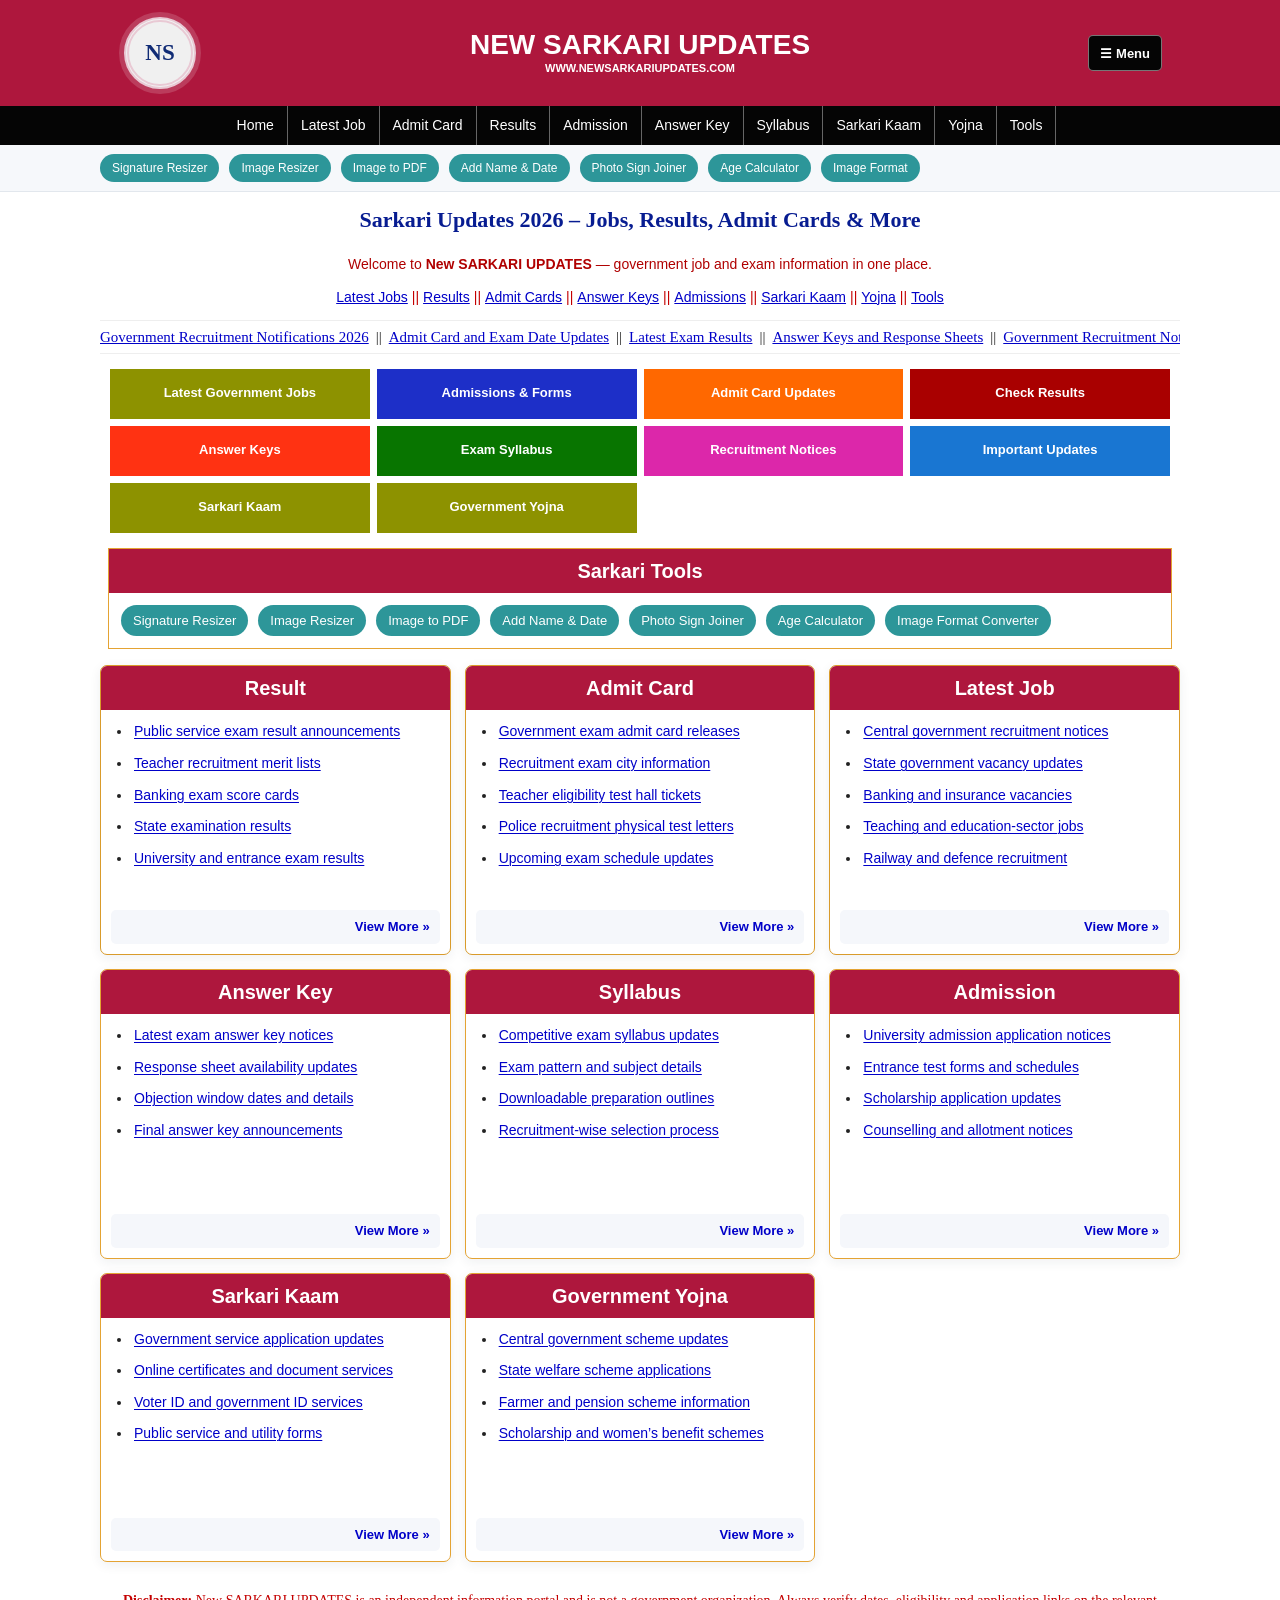
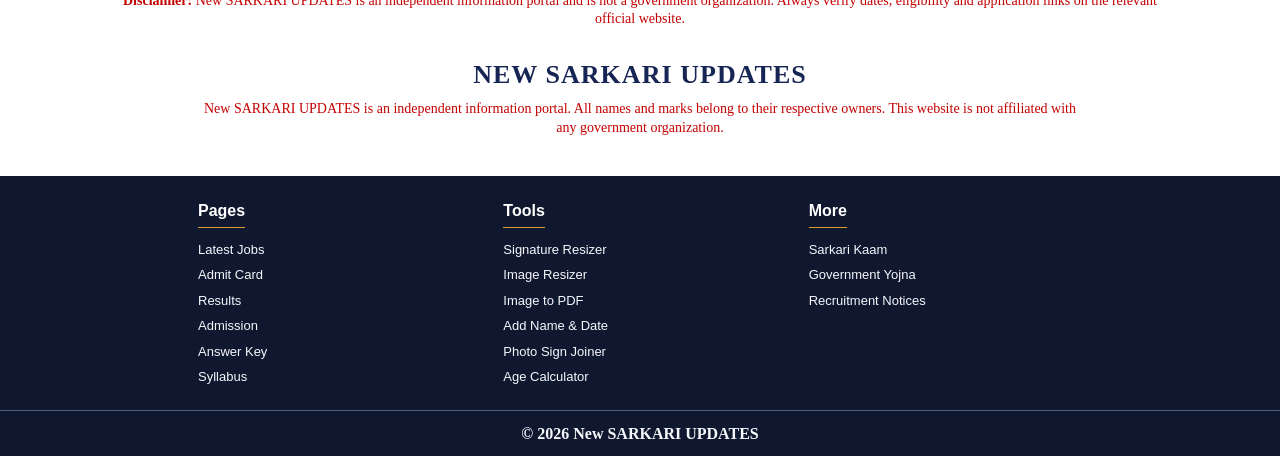
<file: index.html>
<!DOCTYPE html>
<html lang="en">
<head>
  <meta charset="UTF-8">
  <meta name="viewport" content="width=device-width, initial-scale=1">
  <meta name="description" content="New SARKARI UPDATES — government jobs, results, admit cards and exam updates.">
  <title>New SARKARI UPDATES | Jobs, Results & Admit Cards</title>
  <link rel="stylesheet" href="styles.css">
  <script src="script.js" defer></script>
</head>
<body id="home">
  <header class="site-header">
    <div class="brand-row">
      <a class="brand-mark" id="header-brand-link" href="#home" aria-label="New SARKARI UPDATES home"><span>NS</span><img id="header-brand-image" alt="New SARKARI UPDATES logo" hidden></a>
      <div class="brand-copy">
        <a class="brand-title" href="#home">NEW SARKARI UPDATES</a>
        <p>WWW.NEWSARKARIUPDATES.COM</p>
      </div>
      <button class="menu-toggle" type="button" aria-expanded="false" aria-controls="main-nav">☰ Menu</button>
    </div>
    <section class="social-ticker" id="social-ticker" aria-label="Our social media and website links" hidden>
      <div class="social-ticker-track" id="social-ticker-track"></div>
    </section>
    <nav class="main-nav" id="main-nav" aria-label="Main navigation">
      <a href="#home">Home</a>
      <a href="#latest-jobs">Latest Job</a>
      <a href="#admit-card">Admit Card</a>
      <a href="#result">Results</a>
      <a href="#admission">Admission</a>
      <a href="#answer-key">Answer Key</a>
      <a href="#syllabus">Syllabus</a>
      <a href="#sarkari-kaam">Sarkari Kaam</a>
      <a href="#yojna">Yojna</a>
      <a href="#tools">Tools</a>
    </nav>
    <div class="header-tools" aria-label="Quick access to Sarkari tools">
      <a href="signature-resizer.html">Signature Resizer</a>
      <a href="image-resizer.html">Image Resizer</a>
      <a href="image-to-pdf.html">Image to PDF</a>
      <a href="add-name-date.html">Add Name &amp; Date</a>
      <a href="photo-sign-joiner.html">Photo Sign Joiner</a>
      <a href="age-calculator.html">Age Calculator</a>
      <a href="image-format.html">Image Format</a>
    </div>
  </header>

  <main class="page-wrap">
    <section class="intro" aria-labelledby="page-title">
      <h1 id="page-title">Sarkari Updates 2026 – Jobs, Results, Admit Cards &amp; More</h1>
      <p class="welcome">Welcome to <strong>New SARKARI UPDATES</strong> — government job and exam information in one place.</p>
      <p class="quick-links"><a href="#latest-jobs">Latest Jobs</a><span>||</span><a href="#result">Results</a><span>||</span><a href="#admit-card">Admit Cards</a><span>||</span><a href="#answer-key">Answer Keys</a><span>||</span><a href="#admission">Admissions</a><span>||</span><a href="#sarkari-kaam">Sarkari Kaam</a><span>||</span><a href="#yojna">Yojna</a><span>||</span><a href="#tools">Tools</a></p>
    </section>

    <section class="ticker" aria-label="Latest announcements">
      <div class="ticker-track">
        <a href="railway-defence.html">Government Recruitment Notifications 2026</a><span>||</span>
        <a href="#admit-card">Admit Card and Exam Date Updates</a><span>||</span>
        <a href="#result">Latest Exam Results</a><span>||</span>
        <a href="#answer-key">Answer Keys and Response Sheets</a><span>||</span>
        <a href="railway-defence.html">Government Recruitment Notifications 2026</a><span>||</span>
        <a href="#admit-card">Admit Card and Exam Date Updates</a><span>||</span>
        <a href="#result">Latest Exam Results</a><span>||</span>
        <a href="#answer-key">Answer Keys and Response Sheets</a>
      </div>
    </section>

    <section class="featured-grid" aria-label="Featured updates">
      <a href="railway-defence.html">Latest Government Jobs</a>
      <a href="#admission">Admissions &amp; Forms</a>
      <a href="#admit-card">Admit Card Updates</a>
      <a href="#result">Check Results</a>
      <a href="#answer-key">Answer Keys</a>
      <a href="#syllabus">Exam Syllabus</a>
      <a href="railway-defence.html">Recruitment Notices</a>
      <a href="#important">Important Updates</a>
      <a href="#sarkari-kaam">Sarkari Kaam</a>
      <a href="#yojna">Government Yojna</a>
    </section>

    <section class="tools-section" id="tools" aria-labelledby="tools-title">
      <h2 class="section-title" id="tools-title">Sarkari Tools</h2>
      <div class="tools-list">
        <a href="signature-resizer.html">Signature Resizer</a>
        <a href="image-resizer.html">Image Resizer</a>
        <a href="image-to-pdf.html">Image to PDF</a>
        <a href="add-name-date.html">Add Name &amp; Date</a>
        <a href="photo-sign-joiner.html">Photo Sign Joiner</a>
        <a href="age-calculator.html">Age Calculator</a>
        <a href="image-format.html">Image Format Converter</a>
      </div>
    </section>

    <section class="updates-grid" aria-label="Latest update categories">
      <section class="updates-section primary-update-section" id="latest-jobs">
        <h2 class="section-title">Latest Job</h2>
        <ul class="update-list">
          <li><a href="railway-defence.html">Central government recruitment notices</a></li>
          <li><a href="railway-defence.html">State government vacancy updates</a></li>
          <li><a href="railway-defence.html">Banking and insurance vacancies</a></li>
          <li><a href="railway-defence.html">Teaching and education-sector jobs</a></li>
          <li><a href="railway-defence.html">Railway and defence recruitment</a></li>
        </ul>
        <a class="view-more" href="railway-defence.html">View More »</a>
      </section>

      <section class="updates-section primary-update-section" id="admit-card">
        <h2 class="section-title">Admit Card</h2>
        <ul class="update-list">
          <li><a href="#official-notice">Government exam admit card releases</a></li>
          <li><a href="#official-notice">Recruitment exam city information</a></li>
          <li><a href="#official-notice">Teacher eligibility test hall tickets</a></li>
          <li><a href="#official-notice">Police recruitment physical test letters</a></li>
          <li><a href="#official-notice">Upcoming exam schedule updates</a></li>
        </ul>
        <a class="view-more" href="#official-notice">View More »</a>
      </section>

      <section class="updates-section primary-update-section" id="result">
        <h2 class="section-title">Result</h2>
        <ul class="update-list">
          <li><a href="update-detail.html?section=result&amp;item=0">Public service exam result announcements</a></li>
          <li><a href="#official-notice">Teacher recruitment merit lists</a></li>
          <li><a href="#official-notice">Banking exam score cards</a></li>
          <li><a href="#official-notice">State examination results</a></li>
          <li><a href="#official-notice">University and entrance exam results</a></li>
        </ul>
        <a class="view-more" href="#official-notice">View More »</a>
      </section>

      <section class="updates-section" id="answer-key">
        <h2 class="section-title">Answer Key</h2>
        <ul class="update-list">
          <li><a href="#official-notice">Latest exam answer key notices</a></li>
          <li><a href="#official-notice">Response sheet availability updates</a></li>
          <li><a href="#official-notice">Objection window dates and details</a></li>
          <li><a href="#official-notice">Final answer key announcements</a></li>
        </ul>
        <a class="view-more" href="#official-notice">View More »</a>
      </section>

      <section class="updates-section" id="syllabus">
        <h2 class="section-title">Syllabus</h2>
        <ul class="update-list">
          <li><a href="#official-notice">Competitive exam syllabus updates</a></li>
          <li><a href="#official-notice">Exam pattern and subject details</a></li>
          <li><a href="#official-notice">Downloadable preparation outlines</a></li>
          <li><a href="#official-notice">Recruitment-wise selection process</a></li>
        </ul>
        <a class="view-more" href="#official-notice">View More »</a>
      </section>

      <section class="updates-section" id="admission">
        <h2 class="section-title">Admission</h2>
        <ul class="update-list">
          <li><a href="#official-notice">University admission application notices</a></li>
          <li><a href="#official-notice">Entrance test forms and schedules</a></li>
          <li><a href="#official-notice">Scholarship application updates</a></li>
          <li><a href="#official-notice">Counselling and allotment notices</a></li>
        </ul>
        <a class="view-more" href="#official-notice">View More »</a>
      </section>

      <section class="updates-section" id="sarkari-kaam">
        <h2 class="section-title">Sarkari Kaam</h2>
        <ul class="update-list">
          <li><a href="#official-notice">Government service application updates</a></li>
          <li><a href="#official-notice">Online certificates and document services</a></li>
          <li><a href="#official-notice">Voter ID and government ID services</a></li>
          <li><a href="#official-notice">Public service and utility forms</a></li>
        </ul>
        <a class="view-more" href="#official-notice">View More »</a>
      </section>

      <section class="updates-section" id="yojna">
        <h2 class="section-title">Government Yojna</h2>
        <ul class="update-list">
          <li><a href="#official-notice">Central government scheme updates</a></li>
          <li><a href="#official-notice">State welfare scheme applications</a></li>
          <li><a href="#official-notice">Farmer and pension scheme information</a></li>
          <li><a href="#official-notice">Scholarship and women’s benefit schemes</a></li>
        </ul>
        <a class="view-more" href="#official-notice">View More »</a>
      </section>
    </section>

    <aside class="notice" id="important"><strong>Disclaimer:</strong> New SARKARI UPDATES is an independent information portal and is not a government organization. Always verify dates, eligibility and application links on the relevant official website. <a id="official-notice"></a></aside>
    <div class="footer-brand" id="footer-brand">
      <a id="footer-brand-link" href="#home" aria-label="New SARKARI UPDATES logo link"><img id="footer-brand-image" alt="New SARKARI UPDATES logo" hidden></a>
      <strong id="footer-brand-name">NEW SARKARI UPDATES</strong>
    </div>
    <p class="trademark-note">New SARKARI UPDATES is an independent information portal. All names and marks belong to their respective owners. This website is not affiliated with any government organization.</p>
  </main>

  <footer class="site-footer">
    <div class="footer-columns">
      <section aria-labelledby="footer-pages-title">
        <h2 id="footer-pages-title">Pages</h2>
        <a href="#latest-jobs">Latest Jobs</a>
        <a href="#admit-card">Admit Card</a>
        <a href="#result">Results</a>
        <a href="#admission">Admission</a>
        <a href="#answer-key">Answer Key</a>
        <a href="#syllabus">Syllabus</a>
      </section>
      <section aria-labelledby="footer-tools-title">
        <h2 id="footer-tools-title">Tools</h2>
        <a href="signature-resizer.html">Signature Resizer</a>
        <a href="image-resizer.html">Image Resizer</a>
        <a href="image-to-pdf.html">Image to PDF</a>
        <a href="add-name-date.html">Add Name &amp; Date</a>
        <a href="photo-sign-joiner.html">Photo Sign Joiner</a>
        <a href="age-calculator.html">Age Calculator</a>
      </section>
      <section aria-labelledby="footer-more-title">
        <h2 id="footer-more-title">More</h2>
        <a href="#sarkari-kaam">Sarkari Kaam</a>
        <a href="#yojna">Government Yojna</a>
        <a href="railway-defence.html">Recruitment Notices</a>
      </section>
    </div>
    <p class="footer-copyright">© <span id="year"></span> New SARKARI UPDATES</p>
  </footer>
</body>
</html>
</file>
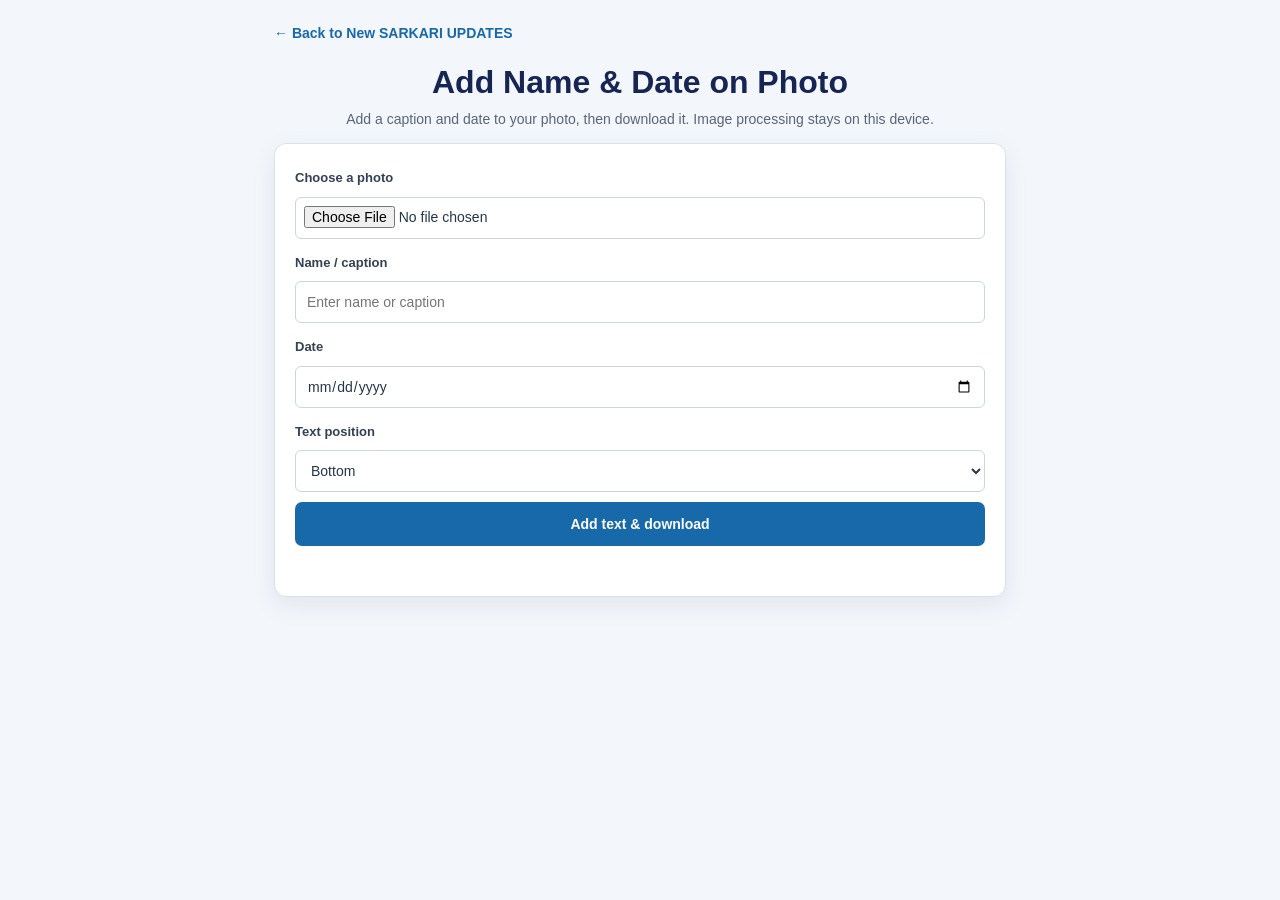
<file: add-name-date.html>
<!DOCTYPE html>
<html lang="en">
<head>
  <meta charset="UTF-8">
  <meta name="viewport" content="width=device-width, initial-scale=1">
  <meta name="description" content="Add a name and date to a photo in your browser.">
  <title>Add Name &amp; Date on Photo | New SARKARI UPDATES</title>
  <link rel="stylesheet" href="styles.css">
  <script src="script.js" defer></script>
</head>
<body class="signature-page">
  <main class="signature-page-wrap local-tool-page">
    <a class="signature-back-link" href="index.html">← Back to New SARKARI UPDATES</a>
    <header class="signature-tool-header"><h1>Add Name &amp; Date on Photo</h1><p>Add a caption and date to your photo, then download it. Image processing stays on this device.</p></header>
    <section class="signature-tool-card local-tool-card">
      <label class="local-tool-label" for="caption-image">Choose a photo</label>
      <input class="local-tool-input" id="caption-image" type="file" accept="image/jpeg,image/png,image/webp">
      <label class="local-tool-label" for="caption-name">Name / caption</label>
      <input class="local-tool-input" id="caption-name" type="text" maxlength="80" placeholder="Enter name or caption">
      <label class="local-tool-label" for="caption-date">Date</label>
      <input class="local-tool-input" id="caption-date" type="date">
      <label class="local-tool-label" for="caption-position">Text position</label>
      <select class="local-tool-input" id="caption-position"><option value="bottom">Bottom</option><option value="top">Top</option></select>
      <img class="local-tool-preview" id="caption-preview" alt="Photo preview" hidden>
      <button class="local-tool-primary" id="caption-download" type="button">Add text &amp; download</button>
      <p class="local-tool-status" id="caption-status" role="status" aria-live="polite"></p>
    </section>
  </main>
</body>
</html>
</file>
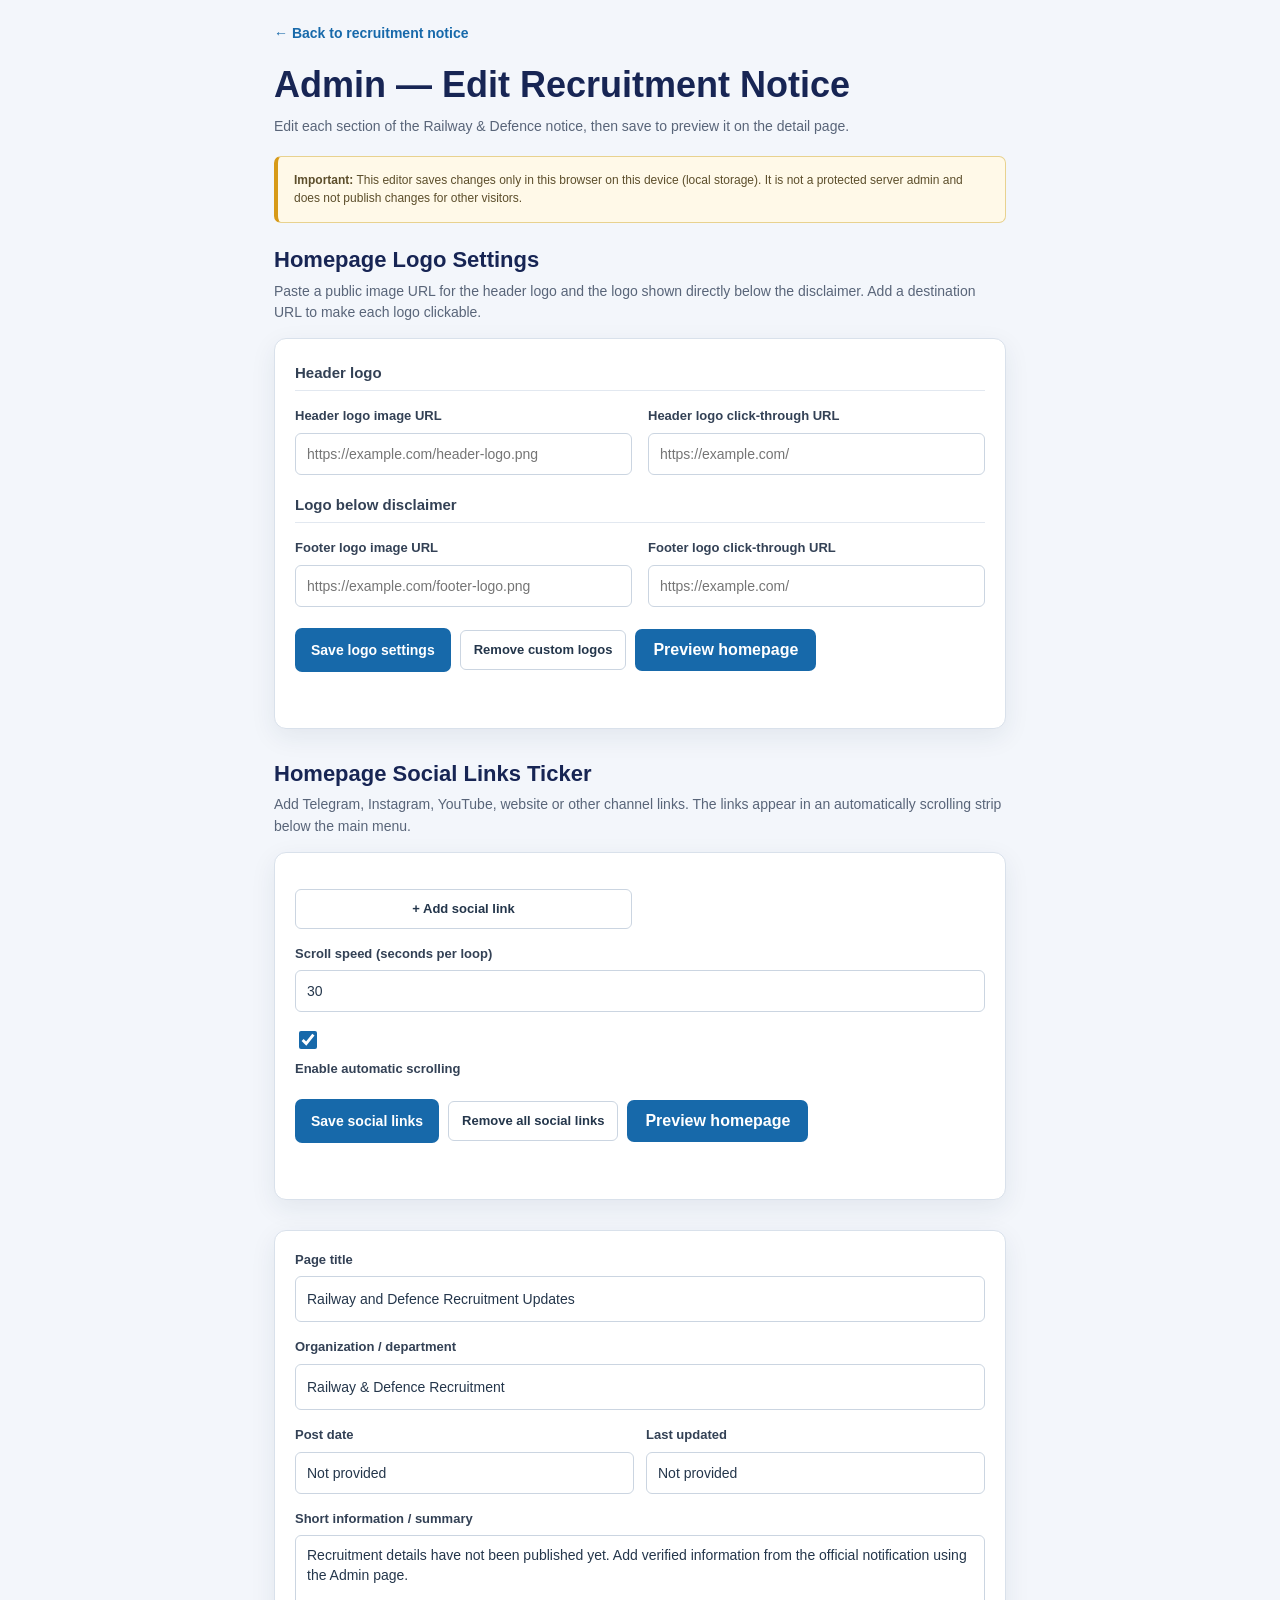
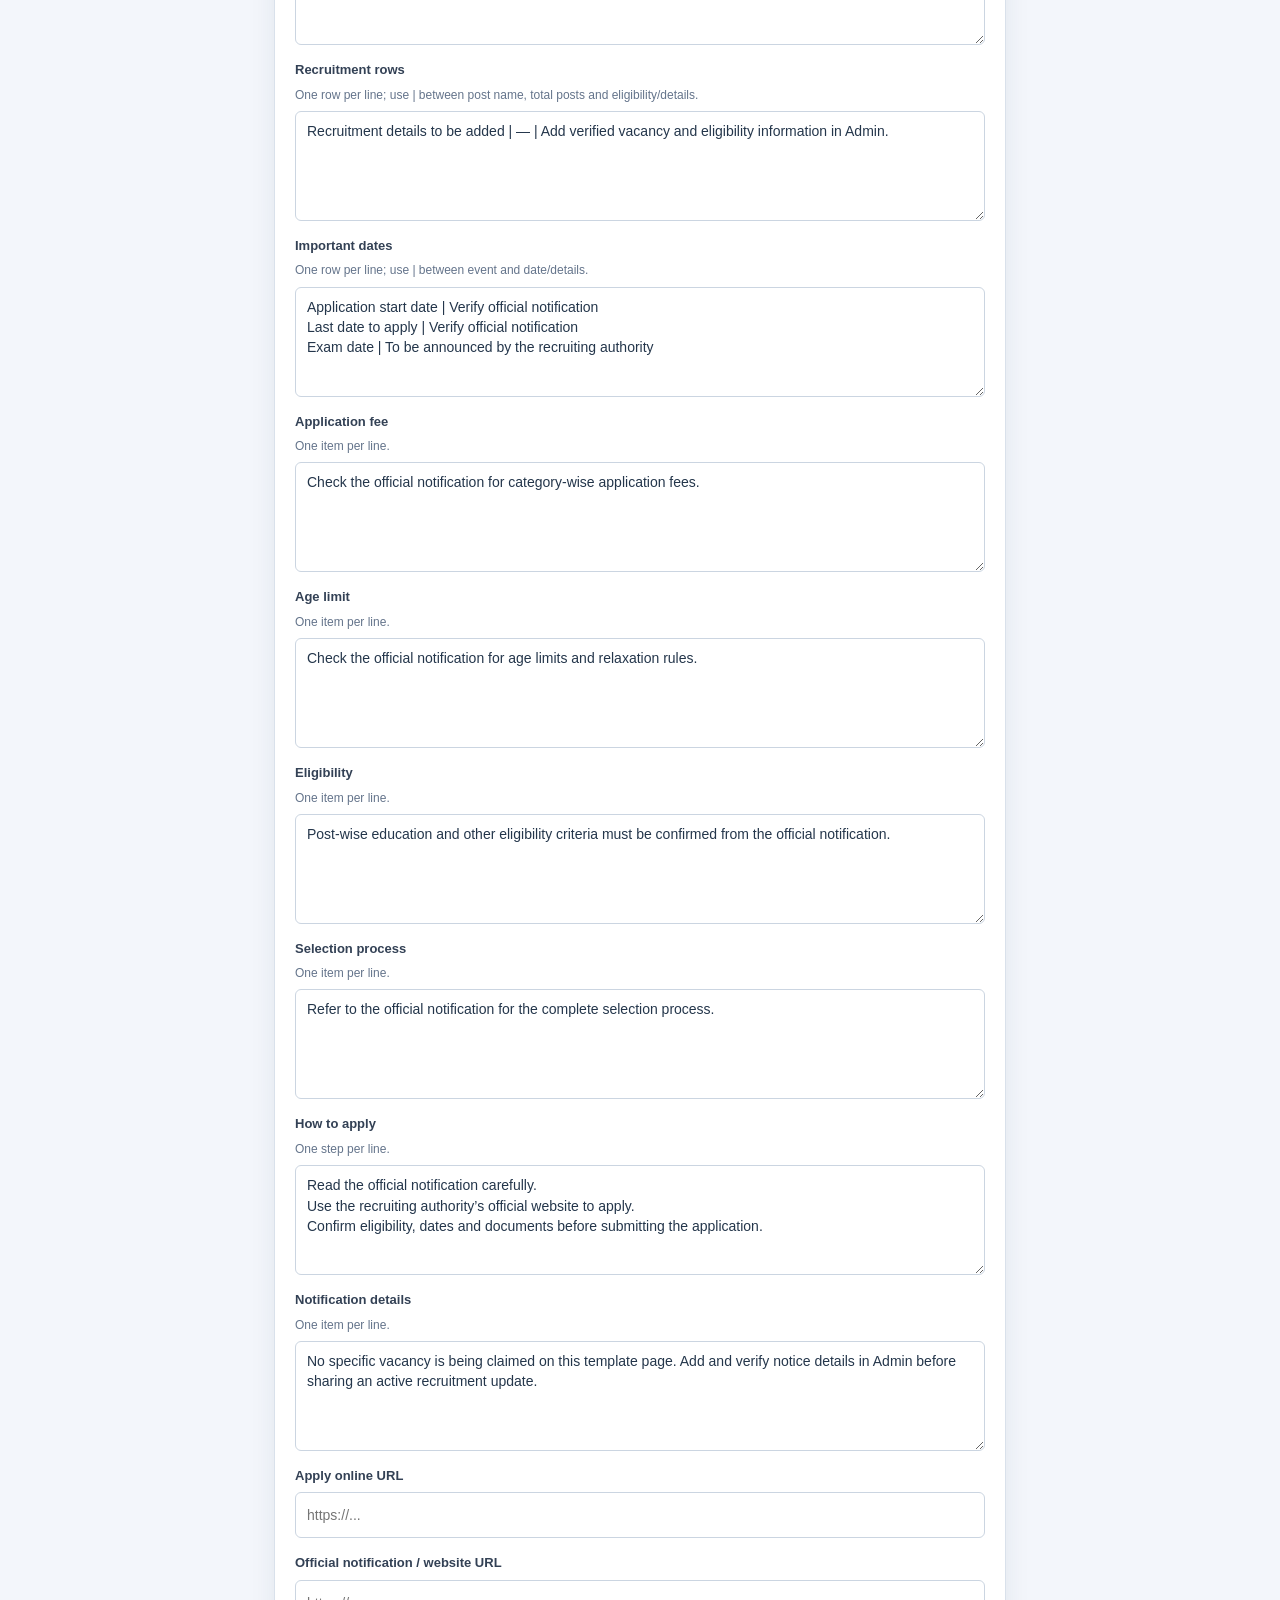
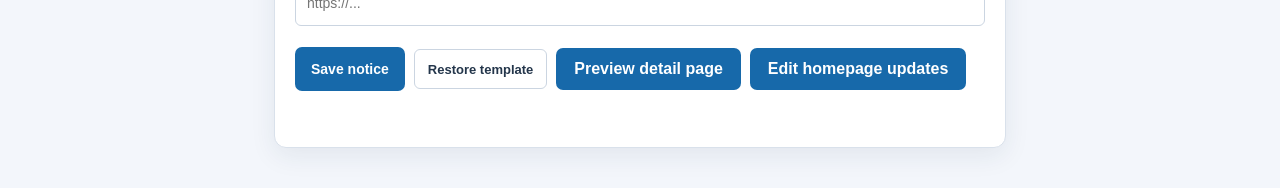
<file: admin.html>
<!DOCTYPE html>
<html lang="en">
<head>
  <meta charset="UTF-8">
  <meta name="viewport" content="width=device-width, initial-scale=1">
  <meta name="description" content="Edit Railway and Defence recruitment notice details.">
  <title>Admin — Edit Recruitment Notice | New SARKARI UPDATES</title>
  <link rel="stylesheet" href="styles.css">
  <link rel="stylesheet" href="admin.css">
  <script src="script.js" defer></script>
  <script src="admin.js" defer></script>
</head>
<body class="signature-page">
  <main class="signature-page-wrap local-tool-page admin-page" data-recruitment-admin>
    <a class="signature-back-link" href="railway-defence.html">← Back to recruitment notice</a>
    <header class="signature-tool-header">
      <h1>Admin — Edit Recruitment Notice</h1>
      <p>Edit each section of the Railway &amp; Defence notice, then save to preview it on the detail page.</p>
    </header>
    <p class="admin-storage-note"><strong>Important:</strong> This editor saves changes only in this browser on this device (local storage). It is not a protected server admin and does not publish changes for other visitors.</p>

    <section class="admin-branding" aria-labelledby="branding-title">
      <h2 id="branding-title">Homepage Logo Settings</h2>
      <p>Paste a public image URL for the header logo and the logo shown directly below the disclaimer. Add a destination URL to make each logo clickable.</p>
      <form class="signature-tool-card admin-form" id="branding-admin-form">
        <h3>Header logo</h3>
        <label>Header logo image URL<input class="local-tool-input" name="headerImageUrl" type="url" placeholder="https://example.com/header-logo.png"></label>
        <label>Header logo click-through URL<input class="local-tool-input" name="headerClickUrl" type="url" placeholder="https://example.com/"></label>
        <h3>Logo below disclaimer</h3>
        <label>Footer logo image URL<input class="local-tool-input" name="footerImageUrl" type="url" placeholder="https://example.com/footer-logo.png"></label>
        <label>Footer logo click-through URL<input class="local-tool-input" name="footerClickUrl" type="url" placeholder="https://example.com/"></label>
        <div class="admin-actions">
          <button class="local-tool-primary" type="submit">Save logo settings</button>
          <button class="image-secondary-button" id="branding-reset" type="button">Remove custom logos</button>
          <a class="signature-launch-link" href="index.html">Preview homepage</a>
        </div>
        <p class="local-tool-status" id="branding-status" role="status" aria-live="polite"></p>
      </form>
    </section>

    <section class="admin-social-settings" aria-labelledby="social-settings-title">
      <h2 id="social-settings-title">Homepage Social Links Ticker</h2>
      <p>Add Telegram, Instagram, YouTube, website or other channel links. The links appear in an automatically scrolling strip below the main menu.</p>
      <form class="signature-tool-card admin-form" id="social-admin-form">
        <div class="social-admin-links" id="social-admin-links" aria-live="polite"></div>
        <button class="image-secondary-button" id="social-admin-add" type="button">+ Add social link</button>
        <label class="social-admin-speed">Scroll speed (seconds per loop)<input class="local-tool-input" name="speed" type="number" min="10" max="90" value="30"></label>
        <label class="social-admin-autoscroll"><input name="enabled" type="checkbox" checked> Enable automatic scrolling</label>
        <div class="admin-actions">
          <button class="local-tool-primary" type="submit">Save social links</button>
          <button class="image-secondary-button" id="social-admin-reset" type="button">Remove all social links</button>
          <a class="signature-launch-link" href="index.html">Preview homepage</a>
        </div>
        <p class="local-tool-status" id="social-admin-status" role="status" aria-live="polite"></p>
      </form>
    </section>

    <form class="signature-tool-card admin-form" id="recruitment-admin-form">
      <label>Page title<input class="local-tool-input" name="title" required></label>
      <label>Organization / department<input class="local-tool-input" name="organization"></label>
      <div class="admin-field-row">
        <label>Post date<input class="local-tool-input" name="postDate"></label>
        <label>Last updated<input class="local-tool-input" name="updatedAt"></label>
      </div>
      <label>Short information / summary<textarea class="local-tool-input" name="shortInfo" rows="3"></textarea></label>
      <label>Recruitment rows <small>One row per line; use | between post name, total posts and eligibility/details.</small><textarea class="local-tool-input" name="vacancies" rows="4"></textarea></label>
      <label>Important dates <small>One row per line; use | between event and date/details.</small><textarea class="local-tool-input" name="importantDates" rows="4"></textarea></label>
      <label>Application fee <small>One item per line.</small><textarea class="local-tool-input" name="applicationFee" rows="3"></textarea></label>
      <label>Age limit <small>One item per line.</small><textarea class="local-tool-input" name="ageLimit" rows="3"></textarea></label>
      <label>Eligibility <small>One item per line.</small><textarea class="local-tool-input" name="eligibility" rows="3"></textarea></label>
      <label>Selection process <small>One item per line.</small><textarea class="local-tool-input" name="selectionProcess" rows="3"></textarea></label>
      <label>How to apply <small>One step per line.</small><textarea class="local-tool-input" name="howToApply" rows="4"></textarea></label>
      <label>Notification details <small>One item per line.</small><textarea class="local-tool-input" name="noticeDetails" rows="4"></textarea></label>
      <label>Apply online URL<input class="local-tool-input" name="applyUrl" type="url" placeholder="https://..."></label>
      <label>Official notification / website URL<input class="local-tool-input" name="officialUrl" type="url" placeholder="https://..."></label>
      <div class="admin-actions">
        <button class="local-tool-primary" type="submit">Save notice</button>
        <button class="image-secondary-button" id="admin-reset" type="button">Restore template</button>
        <a class="signature-launch-link" href="railway-defence.html">Preview detail page</a>
        <a class="signature-launch-link" href="update-admin.html">Edit homepage updates</a>
      </div>
      <p class="local-tool-status" id="admin-status" role="status" aria-live="polite"></p>
    </form>

  </main>
</body>
</html>
</file>
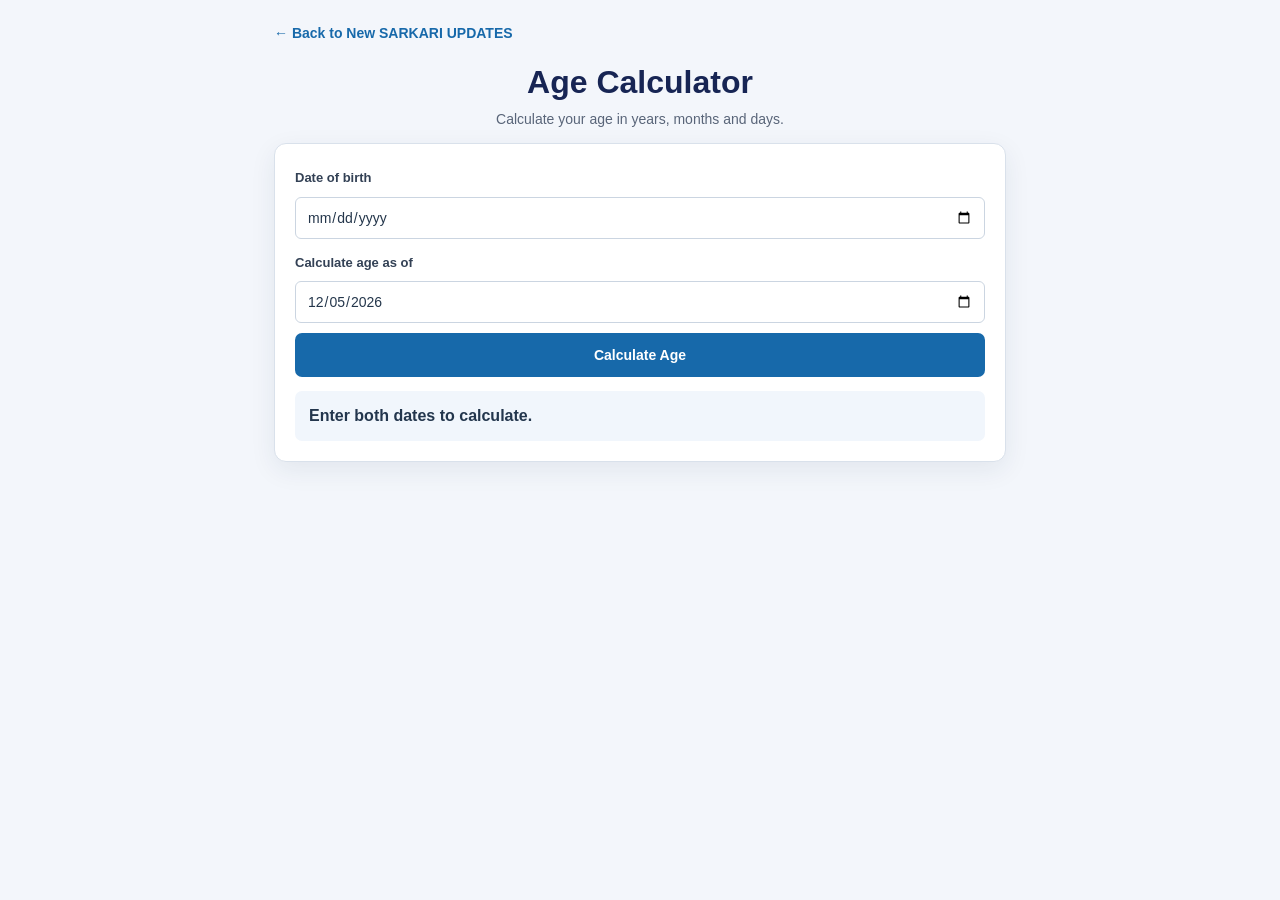
<file: age-calculator.html>
<!DOCTYPE html>
<html lang="en">
<head>
  <meta charset="UTF-8">
  <meta name="viewport" content="width=device-width, initial-scale=1">
  <meta name="description" content="Calculate age between two dates.">
  <title>Age Calculator | New SARKARI UPDATES</title>
  <link rel="stylesheet" href="styles.css">
  <script src="script.js" defer></script>
</head>
<body class="signature-page">
  <main class="signature-page-wrap local-tool-page">
    <a class="signature-back-link" href="index.html">← Back to New SARKARI UPDATES</a>
    <header class="signature-tool-header"><h1>Age Calculator</h1><p>Calculate your age in years, months and days.</p></header>
    <section class="signature-tool-card local-tool-card">
      <label class="local-tool-label" for="age-dob">Date of birth</label>
      <input class="local-tool-input" id="age-dob" type="date">
      <label class="local-tool-label" for="age-as-of">Calculate age as of</label>
      <input class="local-tool-input" id="age-as-of" type="date">
      <button class="local-tool-primary" id="calculate-age" type="button">Calculate Age</button>
      <p class="local-tool-result" id="age-result" role="status" aria-live="polite">Enter both dates to calculate.</p>
    </section>
  </main>
</body>
</html>
</file>
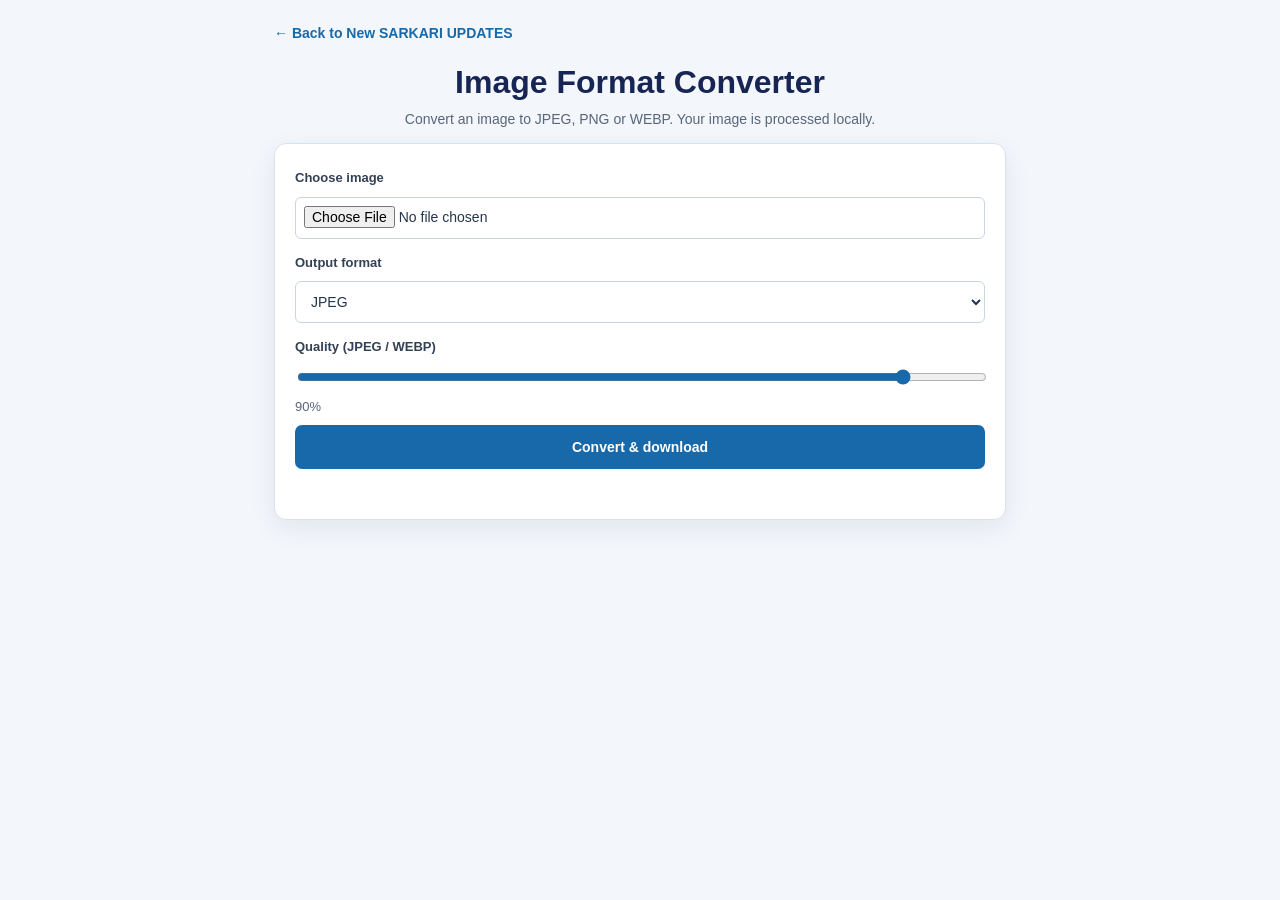
<file: image-format.html>
<!DOCTYPE html>
<html lang="en">
<head>
  <meta charset="UTF-8">
  <meta name="viewport" content="width=device-width, initial-scale=1">
  <meta name="description" content="Convert an image to JPEG, PNG or WEBP locally in your browser.">
  <title>Image Format Converter | New SARKARI UPDATES</title>
  <link rel="stylesheet" href="styles.css">
  <script src="script.js" defer></script>
</head>
<body class="signature-page">
  <main class="signature-page-wrap local-tool-page">
    <a class="signature-back-link" href="index.html">← Back to New SARKARI UPDATES</a>
    <header class="signature-tool-header"><h1>Image Format Converter</h1><p>Convert an image to JPEG, PNG or WEBP. Your image is processed locally.</p></header>
    <section class="signature-tool-card local-tool-card">
      <label class="local-tool-label" for="format-image">Choose image</label>
      <input class="local-tool-input" id="format-image" type="file" accept="image/jpeg,image/png,image/webp">
      <label class="local-tool-label" for="format-type">Output format</label>
      <select class="local-tool-input" id="format-type"><option value="image/jpeg">JPEG</option><option value="image/png">PNG</option><option value="image/webp">WEBP</option></select>
      <label class="local-tool-label" for="format-quality">Quality (JPEG / WEBP)</label>
      <input class="local-tool-input" id="format-quality" type="range" min="10" max="100" value="90">
      <span class="local-tool-help" id="format-quality-value">90%</span>
      <button class="local-tool-primary" id="format-download" type="button">Convert &amp; download</button>
      <p class="local-tool-status" id="format-status" role="status" aria-live="polite"></p>
    </section>
  </main>
</body>
</html>
</file>
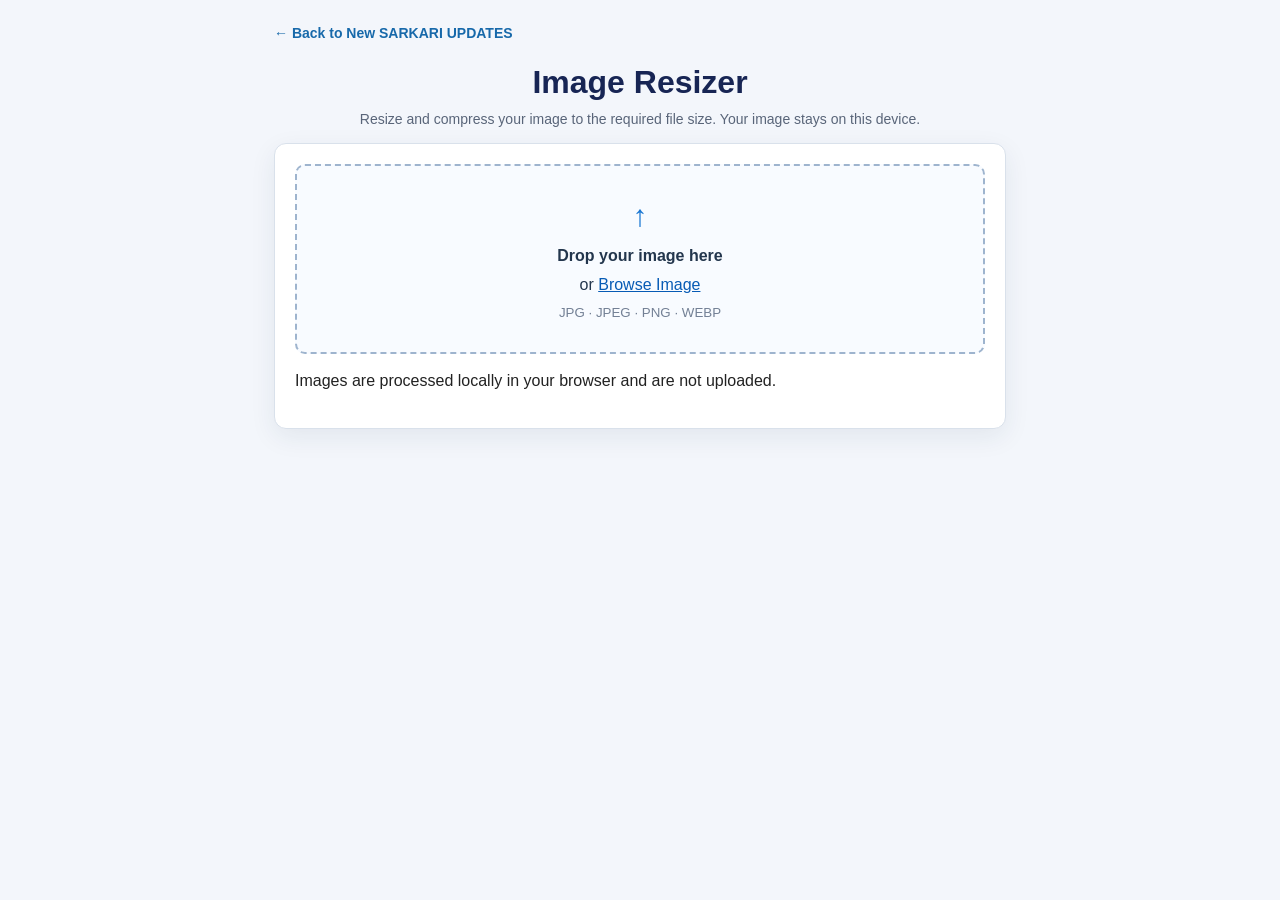
<file: image-resizer.html>
<!DOCTYPE html>
<html lang="en">
<head>
  <meta charset="UTF-8">
  <meta name="viewport" content="width=device-width, initial-scale=1">
  <meta name="description" content="Resize and compress an image to a target file size in your browser.">
  <title>Image Resizer | New SARKARI UPDATES</title>
  <link rel="stylesheet" href="styles.css">
  <script src="script.js" defer></script>
</head>
<body class="signature-page">
  <main class="signature-page-wrap image-resizer-page">
    <a class="signature-back-link" href="index.html">← Back to New SARKARI UPDATES</a>
    <header class="signature-tool-header">
      <h1>Image Resizer</h1>
      <p>Resize and compress your image to the required file size. Your image stays on this device.</p>
    </header>

    <section class="signature-tool-card image-resizer-card" aria-label="Image resizer">
      <label class="signature-upload" id="image-drop-area" for="image-file-input">
        <span class="signature-upload-icon" aria-hidden="true">↑</span>
        <strong>Drop your image here</strong>
        <span>or <span class="signature-browse">Browse Image</span></span>
        <small>JPG · JPEG · PNG · WEBP</small>
        <input id="image-file-input" type="file" accept="image/jpeg,image/png,image/webp" hidden>
      </label>

      <div class="image-resizer-workspace" id="image-workspace" hidden>
        <div class="image-resizer-file-row">
          <div>
            <strong id="image-file-name">Image</strong>
            <span id="image-file-info"></span>
          </div>
          <button class="image-secondary-button" type="button" id="image-change-button">Change</button>
        </div>

        <div class="image-resizer-preview-wrap">
          <img id="image-preview" alt="Selected image preview">
        </div>

        <div class="image-settings">
          <h2>Choose Target Size</h2>
          <div class="image-size-presets" aria-label="Target size presets">
            <button type="button" data-image-kb="10">10 KB</button>
            <button type="button" data-image-kb="20">20 KB</button>
            <button type="button" data-image-kb="30">30 KB</button>
            <button type="button" data-image-kb="40">40 KB</button>
            <button type="button" data-image-kb="50">50 KB</button>
            <button type="button" data-image-kb="100">100 KB</button>
            <button type="button" data-image-kb="200">200 KB</button>
            <button type="button" data-image-kb="500">500 KB</button>
          </div>

          <div class="image-manual-size">
            <label for="image-target-kb"><strong>Manual Size</strong><small>Enter a target between 5 KB and 5000 KB.</small></label>
            <div class="image-manual-controls">
              <div class="image-kb-input"><input id="image-target-kb" type="number" min="5" max="5000" step="1" value="20" inputmode="numeric"><span>KB</span></div>
              <button type="button" id="image-set-target">Set</button>
            </div>
          </div>

          <p class="image-selected-target">Target size: <strong id="image-target-label">20 KB</strong></p>
          <button class="image-resize-button" type="button" id="image-resize-button" disabled>
            <span id="image-resize-label">Resize Image</span>
            <span class="image-resize-spinner" id="image-resize-spinner" hidden aria-hidden="true"></span>
          </button>
          <div class="image-progress" id="image-progress" hidden role="status" aria-live="polite">Preparing image…</div>
          <p class="image-resizer-error" id="image-error" role="status" aria-live="polite"></p>
        </div>

        <section class="image-result" id="image-result" hidden aria-labelledby="image-result-title">
          <div class="image-result-check" aria-hidden="true">✓</div>
          <h2 id="image-result-title">Image Resized Successfully</h2>
          <p>Your image is ready to download.</p>
          <div class="image-result-sizes">
            <div><small>Original</small><strong id="image-original-result">—</strong></div>
            <span aria-hidden="true">→</span>
            <div><small>New Size</small><strong id="image-new-result">—</strong></div>
          </div>
          <a class="image-download-button" id="image-download" download="resized-image.jpg">↓ Download Image</a>
          <button class="image-another-button" type="button" id="image-another-button">Resize Another Image</button>
        </section>
      </div>
      <p class="image-privacy-note">Images are processed locally in your browser and are not uploaded.</p>
    </section>
  </main>
</body>
</html>
</file>
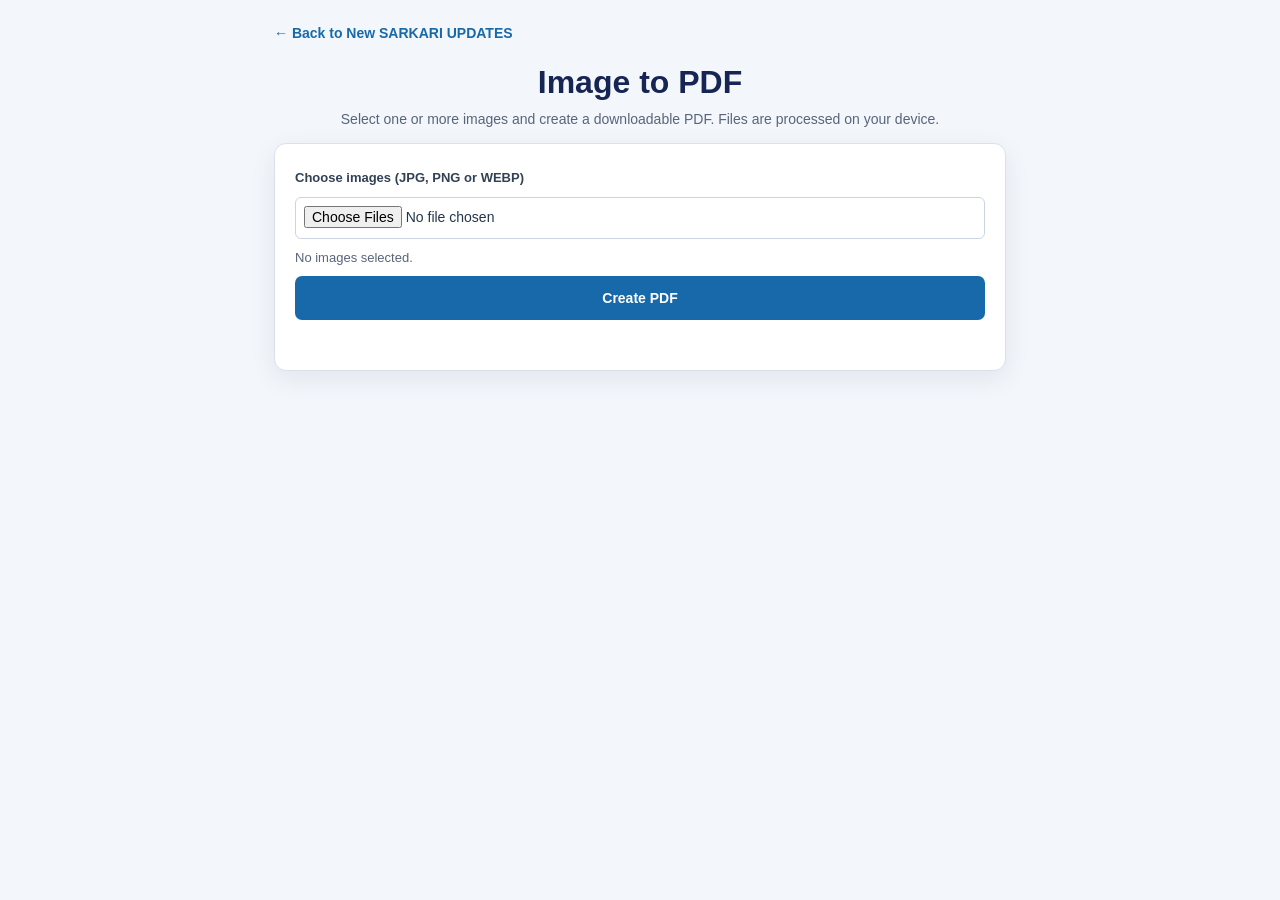
<file: image-to-pdf.html>
<!DOCTYPE html>
<html lang="en">
<head>
  <meta charset="UTF-8">
  <meta name="viewport" content="width=device-width, initial-scale=1">
  <meta name="description" content="Convert images into a PDF document locally in your browser.">
  <title>Image to PDF | New SARKARI UPDATES</title>
  <link rel="stylesheet" href="styles.css">
  <script src="script.js" defer></script>
</head>
<body class="signature-page">
  <main class="signature-page-wrap local-tool-page">
    <a class="signature-back-link" href="index.html">← Back to New SARKARI UPDATES</a>
    <header class="signature-tool-header"><h1>Image to PDF</h1><p>Select one or more images and create a downloadable PDF. Files are processed on your device.</p></header>
    <section class="signature-tool-card local-tool-card">
      <label class="local-tool-label" for="pdf-images">Choose images (JPG, PNG or WEBP)</label>
      <input class="local-tool-input" id="pdf-images" type="file" accept="image/jpeg,image/png,image/webp" multiple>
      <p class="local-tool-help" id="pdf-file-list">No images selected.</p>
      <button class="local-tool-primary" id="make-pdf" type="button">Create PDF</button>
      <p class="local-tool-status" id="pdf-status" role="status" aria-live="polite"></p>
    </section>
  </main>
</body>
</html>
</file>
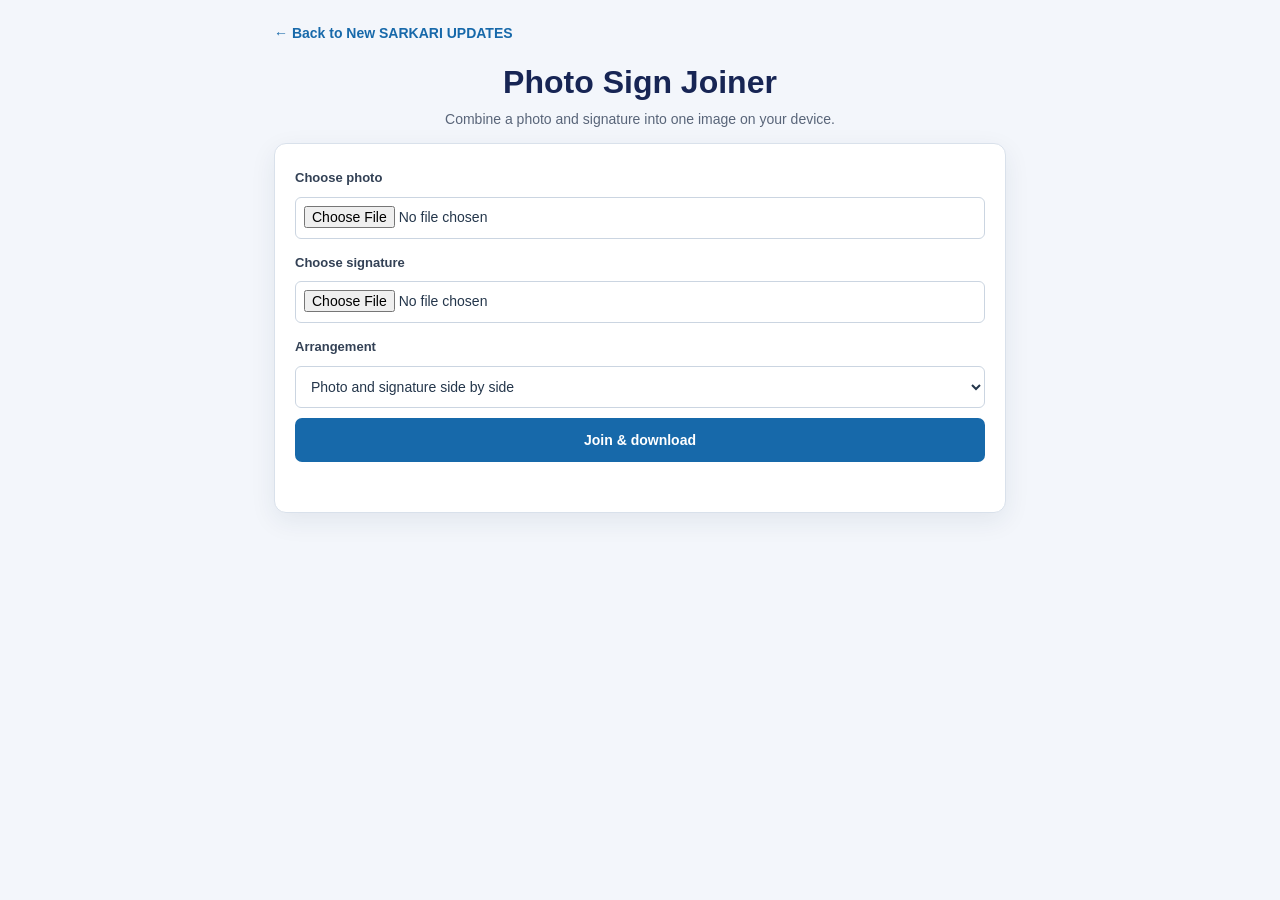
<file: photo-sign-joiner.html>
<!DOCTYPE html>
<html lang="en">
<head>
  <meta charset="UTF-8">
  <meta name="viewport" content="width=device-width, initial-scale=1">
  <meta name="description" content="Join a photo and signature into one image locally in your browser.">
  <title>Photo Sign Joiner | New SARKARI UPDATES</title>
  <link rel="stylesheet" href="styles.css">
  <script src="script.js" defer></script>
</head>
<body class="signature-page">
  <main class="signature-page-wrap local-tool-page">
    <a class="signature-back-link" href="index.html">← Back to New SARKARI UPDATES</a>
    <header class="signature-tool-header"><h1>Photo Sign Joiner</h1><p>Combine a photo and signature into one image on your device.</p></header>
    <section class="signature-tool-card local-tool-card">
      <label class="local-tool-label" for="join-photo">Choose photo</label>
      <input class="local-tool-input" id="join-photo" type="file" accept="image/jpeg,image/png,image/webp">
      <label class="local-tool-label" for="join-signature">Choose signature</label>
      <input class="local-tool-input" id="join-signature" type="file" accept="image/jpeg,image/png,image/webp">
      <label class="local-tool-label" for="join-layout">Arrangement</label>
      <select class="local-tool-input" id="join-layout"><option value="horizontal">Photo and signature side by side</option><option value="vertical">Photo above signature</option></select>
      <button class="local-tool-primary" id="join-download" type="button">Join &amp; download</button>
      <p class="local-tool-status" id="join-status" role="status" aria-live="polite"></p>
    </section>
  </main>
</body>
</html>
</file>
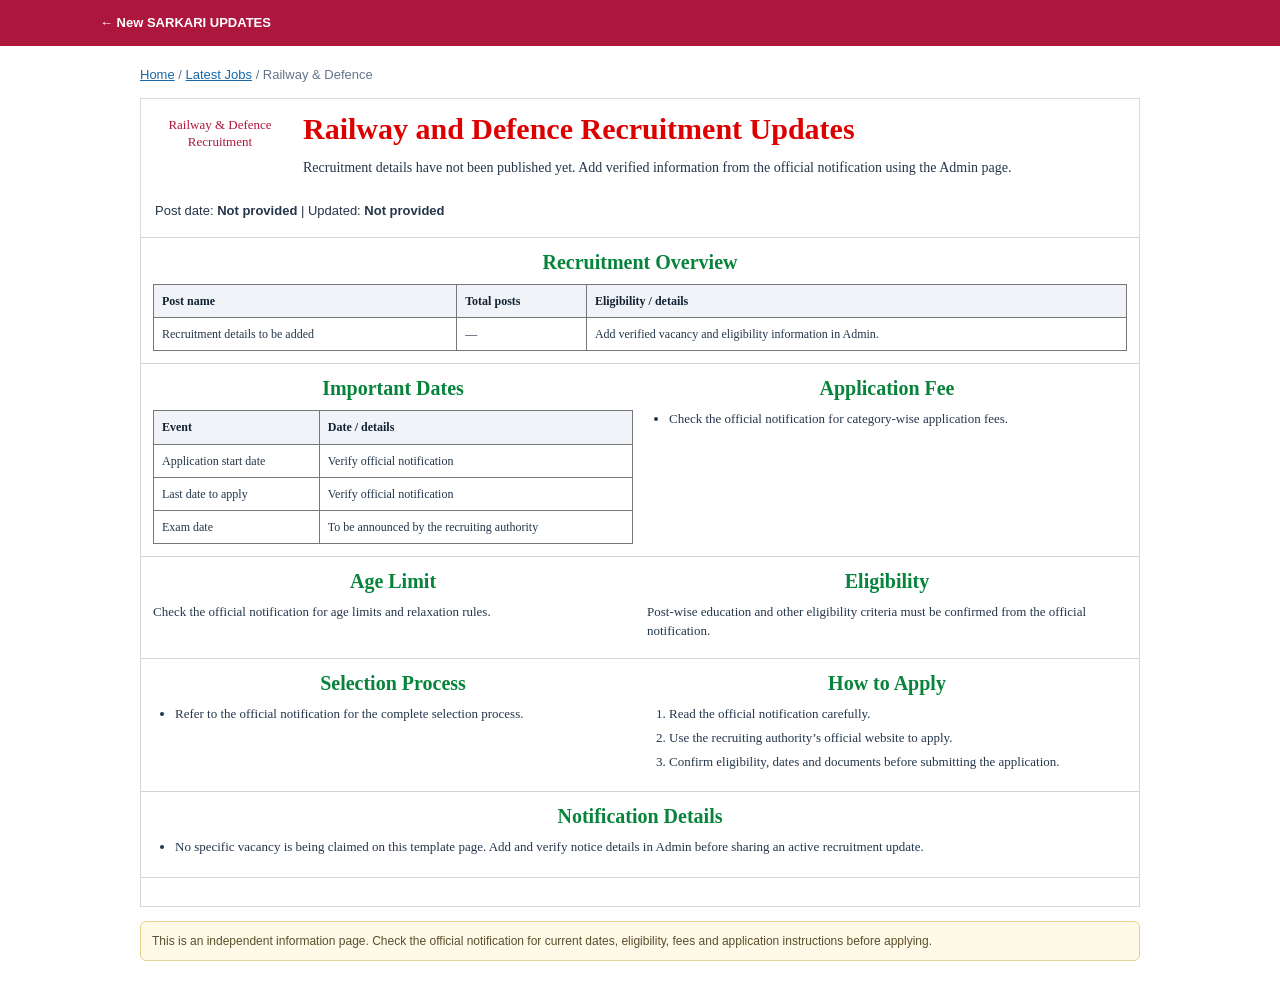
<file: railway-defence.html>
<!DOCTYPE html>
<html lang="en">
<head>
  <meta charset="UTF-8">
  <meta name="viewport" content="width=device-width, initial-scale=1">
  <meta name="description" content="Railway and defence recruitment notice details and application information.">
  <title>Railway &amp; Defence Recruitment | New SARKARI UPDATES</title>
  <link rel="stylesheet" href="styles.css">
  <script src="script.js" defer></script>
</head>
<body class="notice-page">
  <header class="notice-site-header">
    <a href="index.html">← New SARKARI UPDATES</a>
  </header>
  <main class="notice-detail" data-recruitment-detail>
    <nav class="notice-breadcrumb"><a href="index.html">Home</a> / <a href="index.html#latest-jobs">Latest Jobs</a> / Railway &amp; Defence</nav>
    <header class="notice-heading">
      <p class="notice-organization" data-field="organization"></p>
      <h1 data-field="title"></h1>
      <p class="notice-summary" data-field="shortInfo"></p>
      <p class="notice-meta">Post date: <strong data-field="postDate"></strong> <span aria-hidden="true">|</span> Updated: <strong data-field="updatedAt"></strong></p>
    </header>

    <section class="notice-panel">
      <h2>Recruitment Overview</h2>
      <div class="notice-table-scroll"><table><thead><tr><th>Post name</th><th>Total posts</th><th>Eligibility / details</th></tr></thead><tbody data-table="vacancies"></tbody></table></div>
    </section>

    <section class="notice-panel notice-two-columns">
      <div><h2>Important Dates</h2><div class="notice-table-scroll"><table><thead><tr><th>Event</th><th>Date / details</th></tr></thead><tbody data-table="importantDates"></tbody></table></div></div>
      <div><h2>Application Fee</h2><ul data-list="applicationFee"></ul></div>
    </section>

    <section class="notice-panel notice-two-columns">
      <div><h2>Age Limit</h2><div data-lines="ageLimit"></div></div>
      <div><h2>Eligibility</h2><div data-lines="eligibility"></div></div>
    </section>

    <section class="notice-panel notice-two-columns">
      <div><h2>Selection Process</h2><ul data-list="selectionProcess"></ul></div>
      <div><h2>How to Apply</h2><ol data-list="howToApply"></ol></div>
    </section>

    <section class="notice-panel">
      <h2>Notification Details</h2>
      <ul data-list="noticeDetails"></ul>
    </section>

    <section class="notice-links">
      <a class="notice-apply" data-link="applyUrl" hidden>Apply Online</a>
      <a data-link="officialUrl" hidden>Official Notification / Website</a>
    </section>
    <p class="notice-disclaimer">This is an independent information page. Check the official notification for current dates, eligibility, fees and application instructions before applying.</p>
  </main>
</body>
</html>
</file>
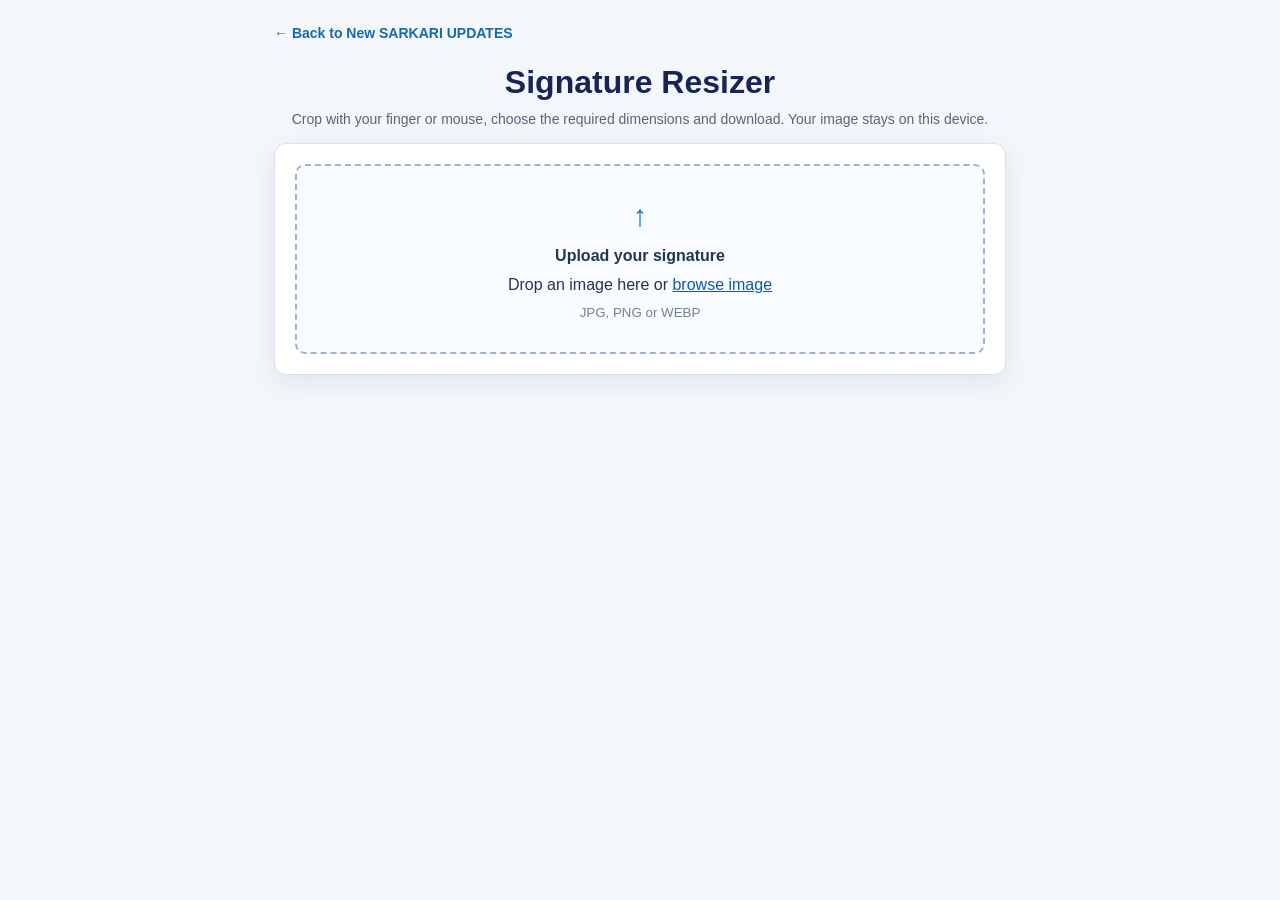
<file: signature-resizer.html>
<!DOCTYPE html>
<html lang="en">
<head>
  <meta charset="UTF-8">
  <meta name="viewport" content="width=device-width, initial-scale=1">
  <meta name="description" content="Resize, crop and compress a signature image in your browser.">
  <title>Signature Resizer | New SARKARI UPDATES</title>
  <link rel="stylesheet" href="styles.css">
  <script src="script.js" defer></script>
</head>
<body class="signature-page">
  <main class="signature-page-wrap">
    <a class="signature-back-link" href="index.html">← Back to New SARKARI UPDATES</a>
    <header class="signature-tool-header">
      <h1>Signature Resizer</h1>
      <p>Crop with your finger or mouse, choose the required dimensions and download. Your image stays on this device.</p>
    </header>

    <section class="signature-tool-card" aria-label="Signature image editor">
      <label class="signature-upload" id="signature-drop-area" for="signature-file">
        <span class="signature-upload-icon" aria-hidden="true">↑</span>
        <strong>Upload your signature</strong>
        <span>Drop an image here or <span class="signature-browse">browse image</span></span>
        <small>JPG, PNG or WEBP</small>
        <input id="signature-file" type="file" accept="image/jpeg,image/png,image/webp" hidden>
      </label>

      <div class="signature-editor" id="signature-editor" hidden>
        <p class="signature-file-info" id="signature-file-info"></p>
        <div class="signature-preview-wrap" id="signature-preview-wrap">
          <canvas id="signature-preview" aria-label="Signature preview. Drag to select a crop area."></canvas>
          <span class="signature-crop-hint" id="signature-crop-hint" hidden>Drag on the image to select a crop area</span>
        </div>
        <div class="signature-actions signature-edit-actions">
          <button type="button" id="signature-crop-toggle" aria-pressed="false">✂ Crop</button>
          <button type="button" id="signature-crop-apply" disabled>Apply crop</button>
          <button type="button" id="signature-rotate-left" aria-label="Rotate left">↶ Rotate left</button>
          <button type="button" id="signature-rotate-right" aria-label="Rotate right">Rotate right ↷</button>
        </div>

        <div class="signature-controls signature-unit-controls">
          <label>Units
            <select id="signature-unit">
              <option value="px">Pixels (px)</option>
              <option value="cm">Centimeters (cm)</option>
              <option value="in">Inches (in)</option>
            </select>
          </label>
          <label>Width<input id="signature-width" type="number" min="0.01" step="any" value="140"></label>
          <label>Height<input id="signature-height" type="number" min="0.01" step="any" value="60"></label>
          <label>DPI<input id="signature-dpi" type="number" min="1" max="2400" step="1" value="200"></label>
          <label>Target size (KB)<input id="signature-size" type="number" min="1" step="0.1" value="20"></label>
        </div>
        <label class="signature-ratio"><input id="signature-ratio" type="checkbox" checked> Maintain aspect ratio</label>

        <div class="signature-actions">
          <button type="button" class="signature-primary" id="signature-process">Resize &amp; compress</button>
          <button type="button" class="signature-reset" id="signature-reset">Choose another image</button>
        </div>
        <p class="signature-status" id="signature-status" role="status" aria-live="polite"></p>
        <a class="signature-download" id="signature-download" hidden download="resized-signature.jpg">Download signature</a>
      </div>
    </section>
  </main>
</body>
</html>
</file>
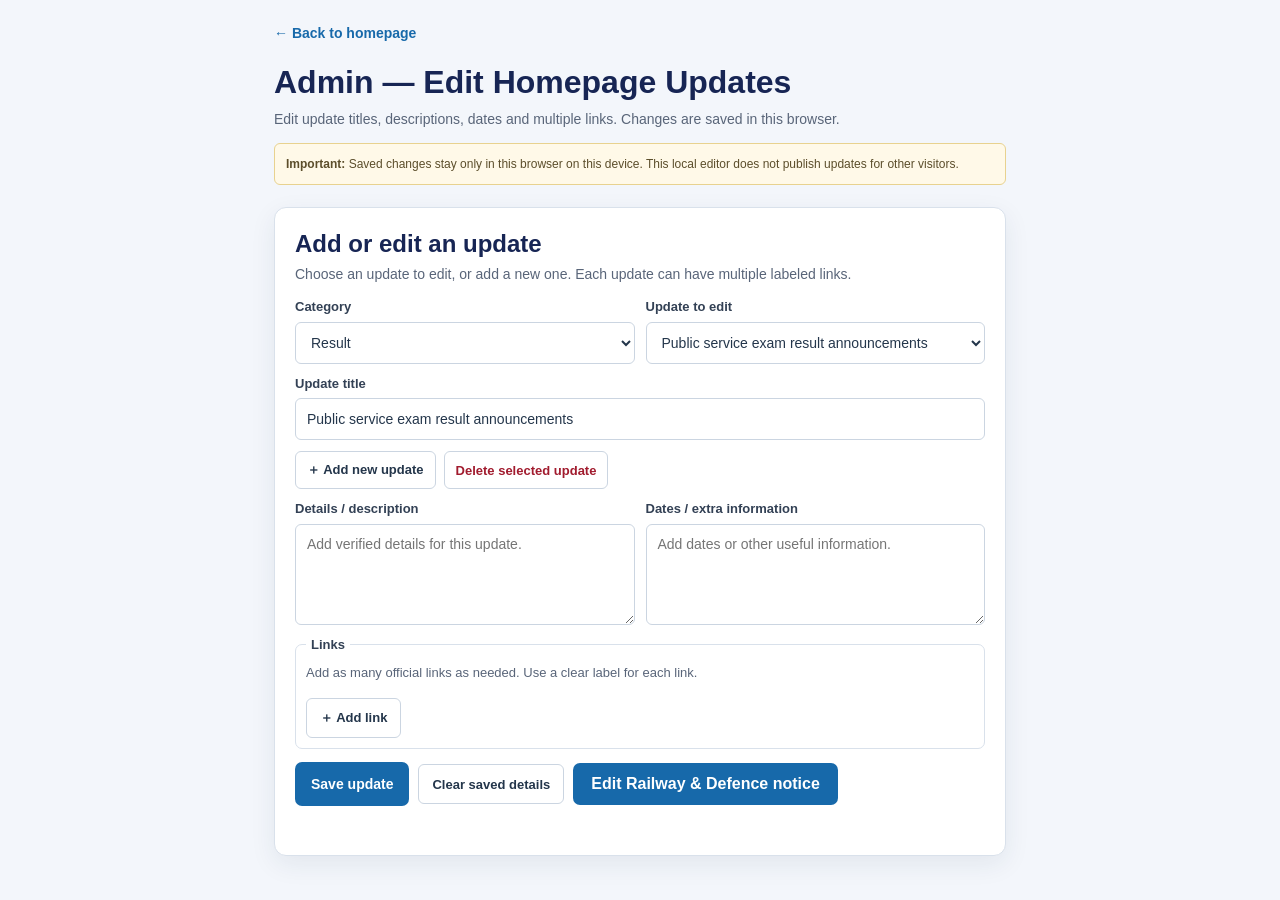
<file: update-admin.html>
<!DOCTYPE html>
<html lang="en">
<head>
  <meta charset="UTF-8">
  <meta name="viewport" content="width=device-width, initial-scale=1">
  <meta name="description" content="Edit details for homepage exam, recruitment and government update links.">
  <title>Admin — Edit Homepage Updates | New SARKARI UPDATES</title>
  <link rel="stylesheet" href="styles.css">
  <script src="script.js" defer></script>
</head>
<body class="signature-page">
  <main class="signature-page-wrap local-tool-page admin-page update-admin-page">
    <a class="signature-back-link" href="index.html">← Back to homepage</a>
    <header class="signature-tool-header">
      <h1>Admin — Edit Homepage Updates</h1>
      <p>Edit update titles, descriptions, dates and multiple links. Changes are saved in this browser.</p>
    </header>
    <p class="admin-storage-note"><strong>Important:</strong> Saved changes stay only in this browser on this device. This local editor does not publish updates for other visitors.</p>

    <section class="signature-tool-card update-admin-card" id="update-admin" aria-labelledby="update-admin-title">
      <header class="signature-tool-header">
        <h2 id="update-admin-title">Add or edit an update</h2>
        <p>Choose an update to edit, or add a new one. Each update can have multiple labeled links.</p>
      </header>
      <div class="admin-form update-admin-form">
        <label for="update-admin-section">Category
          <select class="local-tool-input" id="update-admin-section"></select>
        </label>
        <label for="update-admin-item">Update to edit
          <select class="local-tool-input" id="update-admin-item"></select>
        </label>
        <label class="update-admin-title-field" for="update-admin-title-input">Update title
          <input class="local-tool-input" id="update-admin-title-input" type="text" maxlength="160" placeholder="Enter update title">
        </label>
        <div class="update-admin-inline-actions">
          <button class="image-secondary-button" type="button" id="update-admin-new">＋ Add new update</button>
          <button class="image-secondary-button update-admin-delete" type="button" id="update-admin-delete">Delete selected update</button>
        </div>
        <label for="update-admin-description">Details / description
          <textarea class="local-tool-input" id="update-admin-description" rows="4" placeholder="Add verified details for this update."></textarea>
        </label>
        <label for="update-admin-info">Dates / extra information
          <textarea class="local-tool-input" id="update-admin-info" rows="4" placeholder="Add dates or other useful information."></textarea>
        </label>
        <fieldset class="update-admin-links">
          <legend>Links</legend>
          <p class="local-tool-help">Add as many official links as needed. Use a clear label for each link.</p>
          <div id="update-admin-links-list" class="update-admin-links-list"></div>
          <button class="image-secondary-button" type="button" id="update-admin-add-link">＋ Add link</button>
        </fieldset>
        <div class="admin-actions">
          <button class="local-tool-primary" type="button" id="update-admin-save">Save update</button>
          <button class="image-secondary-button" type="button" id="update-admin-reset">Clear saved details</button>
          <a class="signature-launch-link" href="admin.html">Edit Railway &amp; Defence notice</a>
        </div>
        <p class="local-tool-status update-admin-status" id="update-admin-status" role="status" aria-live="polite"></p>
      </div>
    </section>
  </main>
</body>
</html>
</file>
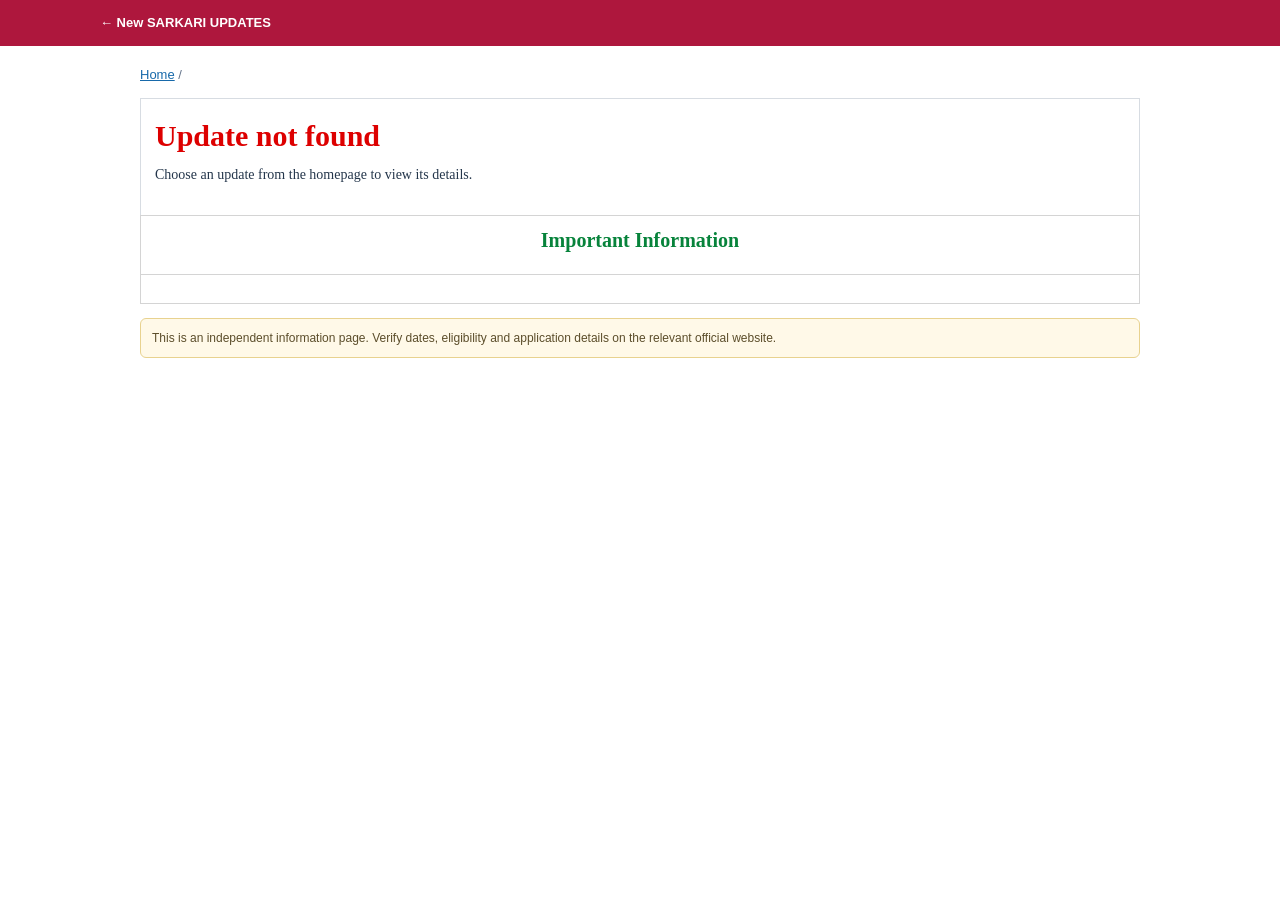
<file: update-detail.html>
<!DOCTYPE html>
<html lang="en">
<head>
  <meta charset="UTF-8">
  <meta name="viewport" content="width=device-width, initial-scale=1">
  <meta name="description" content="Latest government exam and recruitment update details.">
  <title>Update Details | New SARKARI UPDATES</title>
  <link rel="stylesheet" href="styles.css">
  <script src="script.js" defer></script>
</head>
<body class="notice-page">
  <header class="notice-site-header">
    <a href="index.html">← New SARKARI UPDATES</a>
  </header>
  <main class="notice-detail update-detail" data-update-detail>
    <nav class="notice-breadcrumb"><a href="index.html">Home</a> / <span id="update-category"></span></nav>
    <header class="notice-heading update-detail-heading">
      <div>
        <p class="update-category-label" id="update-category-label"></p>
        <h1 id="update-title">Update details</h1>
        <p class="notice-summary" id="update-description"></p>
      </div>
    </header>
    <section class="notice-panel" id="update-all-list" hidden>
      <h2 id="update-all-title">Latest updates</h2>
      <ul id="update-all-items"></ul>
    </section>
    <section class="notice-panel update-info-panel">
      <h2>Important Information</h2>
      <div id="update-extra-info"></div>
    </section>
    <section class="notice-links">
      <a id="update-official-link" target="_blank" rel="noopener noreferrer" hidden>Official Website / Notification</a>
    </section>
    <p class="notice-disclaimer">This is an independent information page. Verify dates, eligibility and application details on the relevant official website.</p>
  </main>
</body>
</html>
</file>
<file: styles.css>
:root{color-scheme:light;--red:#ae173d;--ink:#222;--blue:#071c91;--border:#d1d1d1}*{box-sizing:border-box}html{scroll-behavior:smooth}body{margin:0;background:#fff;color:var(--ink);font-family:Arial,Helvetica,sans-serif;line-height:1.35}a{color:#0000c8}a:hover,a:focus-visible{color:#b0173c}.site-header{background:var(--red)}.brand-row{max-width:1080px;height:142px;margin:0 auto;padding:12px 24px;display:flex;align-items:center;position:relative}.brand-mark{width:100px;height:100px;display:grid;place-items:center;border:5px double #e9c9d4;border-radius:50%;background:#f0f0f0;color:#102b75;font-family:Georgia,serif;font-size:29px;font-weight:800;text-decoration:none;box-shadow:0 0 0 5px rgba(255,255,255,.16)}.brand-mark.has-image{border:0;border-radius:0;background:transparent;box-shadow:none}.brand-mark img{width:100%;height:100%;object-fit:contain}.brand-copy{position:absolute;left:50%;transform:translateX(-50%);text-align:center;white-space:nowrap;color:#fff}.brand-title{color:#fff;font-size:clamp(24px,4vw,34px);font-weight:800;text-decoration:none}.brand-copy p{margin:0;font-size:14px;font-weight:700}.main-nav{min-height:39px;display:flex;justify-content:center;flex-wrap:wrap;background:#050505}.main-nav a{min-height:39px;padding:10px 13px;color:#fff;border-right:1px solid #666;font-size:14px;text-decoration:none}.main-nav a:hover,.main-nav a:focus-visible{background:#eee;color:#111}.menu-toggle{display:none}.header-tools{display:flex;gap:10px;overflow-x:auto;padding:9px max(12px,calc((100% - 1080px)/2));background:#f6f8fb;border-bottom:1px solid #e2e7ed;scrollbar-width:thin}.header-tools a,.tools-list a{flex:0 0 auto;padding:6px 12px;border-radius:20px;background:#2d9699;color:#fff;font-size:12px;text-decoration:none;white-space:nowrap}.header-tools a:hover,.header-tools a:focus-visible,.tools-list a:hover,.tools-list a:focus-visible{background:#248585;color:#fff}.page-wrap{width:min(1080px,100%);margin:0 auto;padding:10px 0 20px}.intro{padding:3px 14px 0;text-align:center}.intro h1{margin:0 0 20px;color:var(--blue);font-family:Georgia,'Times New Roman',serif;font-size:clamp(19px,2.5vw,22px)}.welcome{margin:0 0 14px;color:#b00000;font-size:14px}.quick-links{margin:0 0 13px;font-size:14px}.quick-links span{margin:0 4px;color:#c40000}.ticker{overflow:hidden;margin:0 0 13px;padding:6px 0;border-top:1px solid #eee;border-bottom:1px solid #eee}.ticker-track{width:max-content;display:flex;align-items:center;gap:7px;animation:ticker-scroll 32s linear infinite;white-space:nowrap;font-family:Georgia,'Times New Roman',serif;font-size:15px}.ticker-track a{color:#0000c8}.ticker:hover .ticker-track{animation-play-state:paused}@keyframes ticker-scroll{to{transform:translateX(-50%)}}.featured-grid{display:grid;grid-template-columns:repeat(4,1fr);gap:3px;margin:0 8px 13px}.featured-grid a{min-height:54px;display:grid;place-items:center;padding:7px;border:2px solid #fff;color:#fff;text-align:center;text-decoration:none;font-size:13px;font-weight:700;line-height:1.15;background:#8d9200}.featured-grid a:nth-child(2){background:#1d2fc8}.featured-grid a:nth-child(3){background:#ff6800}.featured-grid a:nth-child(4){background:#a90000}.featured-grid a:nth-child(5){background:#ff3212}.featured-grid a:nth-child(6){background:#087500}.featured-grid a:nth-child(7){background:#dc27aa}.featured-grid a:nth-child(8){background:#1976d2}.featured-grid a:hover{filter:brightness(.88)}.tools-section{margin:0 8px 16px;border:1px solid #e4a333;scroll-margin-top:10px}.tools-list{display:flex;gap:10px;overflow-x:auto;padding:12px;scrollbar-width:thin}.tools-list a{padding:7px 12px;font-size:13px}.updates-grid{display:grid;grid-template-columns:repeat(3,minmax(0,1fr));align-items:stretch;gap:14px;margin:0 0 20px}#result{grid-column:1;grid-row:1}#admit-card{grid-column:2;grid-row:1}#latest-jobs{grid-column:3;grid-row:1}.updates-section{min-width:0;display:flex;flex-direction:column;overflow:hidden;border:1px solid #e4a333;border-radius:7px;background:#fff;box-shadow:0 3px 12px rgba(28,39,56,.07);scroll-margin-top:10px}.primary-update-section{border-color:#d99b2b}.section-title{margin:0;padding:9px 10px;background:var(--red);color:#fff;text-align:center;font-size:20px;line-height:1.3}.update-list{flex:1;min-height:200px;margin:0;padding:12px 14px 4px 31px}.update-list li{margin:0 0 12px;padding-left:2px;font-size:14px;line-height:1.4;overflow-wrap:anywhere}.update-list a{text-decoration:underline;text-decoration-thickness:1px;text-underline-offset:2px}.view-more{display:block;margin:auto 10px 10px;padding:8px 10px;border-radius:5px;background:#f5f7fb;text-align:right;font-size:13px;font-weight:700;text-decoration:none}.view-more:hover,.view-more:focus-visible{background:#edf1f8;text-decoration:underline}.notice{margin:18px 8px 10px;padding:10px 12px;border:0;background:#fff;color:#c40000;text-align:center;font-family:Georgia,'Times New Roman',serif;font-size:14px;line-height:1.25}.notice a{display:none}.footer-brand{display:grid;justify-items:center;gap:8px;margin:12px 8px 8px}.footer-brand a{display:inline-flex;max-width:100%;align-items:center;justify-content:center}.footer-brand img{display:block;width:auto;height:auto;max-width:min(250px,72vw);max-height:230px;object-fit:contain}#footer-brand-image[hidden]{display:none}.footer-brand strong{color:#172554;font-family:Georgia,'Times New Roman',serif;font-size:clamp(18px,4vw,26px);letter-spacing:.04em;text-align:center}.trademark-note{max-width:900px;margin:4px auto 18px;padding:0 14px;color:#c40000;text-align:center;font-family:Georgia,'Times New Roman',serif;font-size:14px;line-height:1.35}.site-footer{padding:24px 16px 0;background:#10182f;color:#f5f7fb;font-size:14px}.footer-columns{width:min(900px,100%);display:grid;grid-template-columns:repeat(3,minmax(0,1fr));gap:32px;margin:0 auto;padding:0 8px 24px}.footer-columns section{min-width:0;display:flex;flex-direction:column;align-items:flex-start;gap:8px}.footer-columns h2{margin:0 0 5px;padding-bottom:5px;border-bottom:1px solid #d99b2b;color:#fff;font-size:16px}.footer-columns a{color:#f5f7fb;font-size:13px;text-decoration:none}.footer-columns a:hover,.footer-columns a:focus-visible{color:#ffd36e;text-decoration:underline}.footer-copyright{margin:0 -16px;padding:12px 16px;border-top:1px solid #536078;text-align:center;font-family:Georgia,'Times New Roman',serif;font-size:16px;font-weight:700}.signature-tool{max-width:760px;margin:22px auto;padding:0 12px;scroll-margin-top:16px}.signature-tool-header{margin-bottom:14px;text-align:center}.signature-tool-header h2{margin:0 0 5px;color:#172554;font-size:24px}.signature-tool-header p{margin:0;color:#596579;font-size:14px}.signature-tool-card{padding:20px;border:1px solid #d9e1eb;border-radius:12px;background:#fff;box-shadow:0 8px 26px rgba(25,45,75,.08)}.signature-page{min-height:100vh;background:#f3f6fb}.signature-page-wrap{width:min(760px,100%);margin:0 auto;padding:22px 14px 40px}.signature-back-link{display:inline-block;margin-bottom:18px;color:#1769aa;font-size:14px;font-weight:700;text-decoration:none}.signature-page .signature-tool-header h1{margin:0 0 6px;color:#172554;font-size:clamp(24px,5vw,32px)}.signature-page .signature-tool-card{padding:20px}.signature-upload{min-height:190px;display:flex;flex-direction:column;align-items:center;justify-content:center;gap:8px;border:2px dashed #9eb4ce;border-radius:10px;background:#f8fbff;color:#23364d;cursor:pointer;text-align:center}.signature-upload.is-dragging{border-color:#1976d2;background:#edf6ff}.signature-upload-icon{color:#1976d2;font-size:30px;font-weight:700}.signature-upload small{color:#738095}.signature-browse{color:#075bb5;text-decoration:underline}.signature-editor[hidden],.signature-download[hidden]{display:none}.signature-preview-wrap{position:relative;min-height:170px;max-height:52vh;display:grid;place-items:center;overflow:hidden;border:1px solid #e3e8ef;border-radius:8px;background:repeating-conic-gradient(#f5f7fa 0% 25%,#fff 0% 50%) 50%/18px 18px;touch-action:none}#signature-preview{display:block;width:auto;height:auto;max-width:100%;max-height:52vh;object-fit:contain;touch-action:none}#signature-preview.is-cropping{cursor:crosshair}.signature-file-info{margin:10px 0 16px;color:#596579;font-size:13px;overflow-wrap:anywhere}.signature-controls{display:grid;grid-template-columns:repeat(3,minmax(0,1fr));gap:12px}.signature-controls label,.admin-form>label,.admin-field-row label{display:grid;gap:6px;color:#334155;font-size:13px;font-weight:700}.signature-controls input,.local-tool-input{width:100%;min-width:0;padding:9px 10px;border:1px solid #cbd5e1;border-radius:6px;background:#fff;color:#24364b;font:14px Arial,sans-serif}.signature-ratio{display:inline-flex;align-items:center;gap:7px;margin:13px 0;color:#475569;font-size:13px}.signature-ratio input{accent-color:#1769aa}.signature-actions,.admin-actions{display:flex;align-items:center;flex-wrap:wrap;gap:9px}.signature-actions button,.signature-reset,.signature-download,.image-secondary-button{min-height:40px;padding:9px 13px;border:1px solid #cbd5e1;border-radius:6px;background:#fff;color:#24364b;font:700 13px Arial,sans-serif;cursor:pointer;text-decoration:none}.signature-actions .signature-primary,.signature-download{border-color:#1769aa;background:#1769aa;color:#fff}.signature-download{display:inline-flex;align-items:center;margin-top:8px}.signature-status,.local-tool-status{min-height:20px;margin:12px 0 0;color:#475569;font-size:13px;overflow-wrap:anywhere}.signature-status.is-error{color:#b42318}.signature-reset{margin-top:8px}.signature-tool-launch{text-align:center}.signature-tool-launch h2{margin:0 0 8px;color:#172554}.signature-tool-launch p{margin:0 0 16px;color:#596579}.signature-launch-link{display:inline-flex;align-items:center;justify-content:center;min-height:42px;padding:10px 18px;border-radius:7px;background:#1769aa;color:#fff;font-weight:700;text-decoration:none}.signature-launch-link:hover,.signature-launch-link:focus-visible{background:#12568c;color:#fff}.local-tool-page{max-width:760px}.local-tool-card{display:grid;gap:10px}.local-tool-label{display:block;margin-top:5px;color:#334155;font-size:13px;font-weight:700}.local-tool-input{min-height:42px;padding:9px 11px}.local-tool-input[type=file]{padding:8px}.local-tool-input[type=range]{min-height:auto;padding:0;accent-color:#1769aa}.local-tool-primary{min-height:44px;padding:10px 16px;border:0;border-radius:7px;background:#1769aa;color:#fff;font:700 14px Arial,sans-serif;cursor:pointer}.local-tool-primary:hover,.local-tool-primary:focus-visible{background:#12568c}.local-tool-help,.local-tool-status{margin:0;color:#596579;font-size:13px;overflow-wrap:anywhere}.local-tool-result{margin:4px 0 0;padding:14px;border-radius:7px;background:#f1f6fc;color:#23364d;font-weight:700}.local-tool-preview{display:block;max-width:100%;max-height:360px;margin:8px auto;object-fit:contain;border:1px solid #e3e8ef;border-radius:7px}.local-tool-preview[hidden]{display:none}.notice-page{min-height:100vh;background:#fff;font-family:Arial,Helvetica,sans-serif}.notice-site-header{min-height:46px;display:flex;justify-content:space-between;align-items:center;gap:12px;padding:10px max(16px,calc((100% - 1080px)/2));background:#ae173d}.notice-site-header a{color:#fff;font-size:13px;font-weight:700;text-decoration:none}.notice-detail{width:min(1000px,calc(100% - 32px));margin:20px auto 40px;color:#24364b}.notice-breadcrumb{margin-bottom:14px;color:#64748b;font-size:13px}.notice-breadcrumb a{color:#1769aa}.notice-heading{display:grid;grid-template-columns:130px minmax(0,1fr);column-gap:18px;padding:12px 14px 18px;border:1px solid #d7dce2;border-bottom:0}.notice-organization{grid-column:1;grid-row:1/span 2;margin:5px 0;color:#b0173c;font-family:Georgia,serif;font-size:13px;text-align:center}.notice-heading h1{margin:0 0 10px;color:#d00;font-family:Georgia,'Times New Roman',serif;font-size:clamp(21px,3vw,30px);line-height:1.2}.notice-summary{margin:0 0 12px;font-family:Georgia,'Times New Roman',serif;font-size:14px;line-height:1.5;white-space:pre-line}.notice-meta{grid-column:1/-1;margin:12px 0 0;font-size:13px}.notice-panel{margin:0;padding:12px;border:1px solid #d4d4d4;border-bottom:0}.notice-panel h2{margin:0 0 9px;color:#07833b;font-family:Georgia,'Times New Roman',serif;font-size:20px;line-height:1.25;text-align:center}.notice-panel ul,.notice-panel ol{margin:8px 0;padding-left:22px}.notice-panel li,.notice-panel p{margin:5px 0;font-family:Georgia,'Times New Roman',serif;font-size:13px;line-height:1.45}.notice-panel [data-lines] p{overflow-wrap:anywhere}.notice-table-scroll{overflow-x:auto}.notice-panel table{width:100%;border-collapse:collapse;font-family:Georgia,'Times New Roman',serif;font-size:12px}.notice-panel th,.notice-panel td{padding:8px;border:1px solid #777;text-align:left;vertical-align:top;overflow-wrap:anywhere}.notice-panel th{background:#f0f4f8;color:#123}.notice-two-columns{display:grid;grid-template-columns:repeat(2,minmax(0,1fr));gap:14px}.notice-links{display:flex;justify-content:center;flex-wrap:wrap;gap:10px;padding:14px;border:1px solid #d4d4d4}.notice-links a{padding:10px 16px;border-radius:5px;background:#1769aa;color:#fff;font-size:14px;font-weight:700;text-decoration:none}.notice-links a[hidden]{display:none}.notice-links a:not(.notice-apply){background:#fff;color:#1769aa;border:1px solid #1769aa}.notice-disclaimer,.admin-storage-note{margin:14px 0;padding:11px;border:1px solid #e8d28f;border-radius:6px;background:#fff9e8;color:#5c4e2b;font-size:12px}.update-detail-heading{grid-template-columns:1fr}.update-detail-heading h1{color:#d00}.update-category-label{margin:0 0 7px;color:#07833b;font-size:13px;font-weight:700;text-transform:uppercase}.update-detail .notice-panel ul{line-height:1.7}.update-detail .notice-panel[hidden]{display:none}.update-admin-card{margin-top:22px}.admin-page{max-width:820px}.admin-form{display:grid;gap:14px}.admin-form label small{color:#64748b;font-size:12px;font-weight:400}.admin-form textarea.local-tool-input{min-height:76px;height:auto;resize:vertical;line-height:1.45}.admin-field-row{display:grid;grid-template-columns:repeat(2,minmax(0,1fr));gap:12px}.admin-actions .signature-launch-link{min-height:42px}.admin-branding{margin:22px 0 30px}.admin-branding>h2{margin:0 0 6px;color:#172554;font-size:22px}.admin-branding>p{margin:0 0 14px;color:#596579;font-size:14px;line-height:1.55}.admin-branding .admin-form{grid-template-columns:repeat(2,minmax(0,1fr))}.admin-branding .admin-form>label{grid-column:auto}.admin-branding .admin-form h3,.admin-branding .admin-actions,.admin-branding .local-tool-status{grid-column:1/-1}.admin-branding .admin-form h3{margin:4px 0 0;padding-bottom:7px;border-bottom:1px solid #e2e8f0;color:#334155;font-size:15px}.update-admin-page{max-width:920px}.update-admin-page .signature-tool-header{text-align:left}.update-admin-page .admin-storage-note{line-height:1.5}.update-admin-form{grid-template-columns:repeat(2,minmax(0,1fr));gap:11px}.update-admin-form>label{min-width:0}.update-admin-form .update-admin-title-field,.update-admin-links,.update-admin-inline-actions,.update-admin-form .admin-actions,.update-admin-status{grid-column:1/-1}.update-admin-inline-actions{display:flex;flex-wrap:wrap;gap:8px}.update-admin-inline-actions button{min-height:38px;padding:8px 11px}.update-admin-delete{color:#a11b2e}.update-admin-delete:disabled{opacity:.5;cursor:not-allowed}.update-admin-links{min-width:0;margin:0;padding:10px;border:1px solid #d9e1eb;border-radius:7px}.update-admin-links legend{padding:0 5px;color:#334155;font-size:13px;font-weight:700}.update-admin-links .local-tool-help{margin:0 0 8px}.update-admin-links-list{display:grid;gap:8px;margin-bottom:9px}.update-admin-link-row{display:grid;grid-template-columns:minmax(120px,.8fr) minmax(160px,1.2fr) auto;gap:7px;align-items:center}.update-admin-link-row .local-tool-input{min-width:0}.update-admin-remove-link{padding:8px 10px;color:#a11b2e}.update-admin-form .admin-actions{padding-top:2px}.update-admin-status{min-height:18px}.image-resizer-card{padding:22px}.image-resizer-workspace[hidden],.image-result[hidden],.image-progress[hidden],.image-resize-spinner[hidden]{display:none}.image-resizer-file-row{display:flex;align-items:center;justify-content:space-between;gap:12px;margin-bottom:14px;color:#23364d}.image-resizer-preview-wrap{min-height:190px;max-height:48vh;display:grid;place-items:center;overflow:hidden;border:1px solid #e3e8ef;border-radius:8px;background:#f5f7fa}.image-resizer-preview-wrap img{max-width:100%;max-height:46vh;object-fit:contain}.image-settings{margin-top:20px}.image-size-presets{display:grid;grid-template-columns:repeat(4,minmax(0,1fr));gap:8px}.image-size-presets button,.image-manual-controls button,.image-another-button{padding:9px 13px;border:1px solid #cbd5e1;border-radius:6px;background:#fff;color:#24364b;font:700 13px Arial,sans-serif;cursor:pointer}.image-manual-size{display:flex;align-items:center;justify-content:space-between;gap:14px;margin-top:16px;padding:13px;border:1px solid #e1e7ef;border-radius:8px;background:#f8fafc}.image-manual-controls{display:flex;gap:8px;align-items:center}.image-kb-input{display:flex;align-items:center;gap:7px;padding:0 9px;border:1px solid #cbd5e1;border-radius:6px;background:#fff}.image-kb-input input{width:92px;padding:8px 0;border:0;outline:0}.image-resize-button,.image-download-button{border:0;background:#1769aa;color:#fff}.image-resize-button{width:100%;min-height:44px;padding:10px;border-radius:7px;font-weight:700}.image-result{margin-top:20px;padding:20px;border:1px solid #cde8d5;border-radius:10px;background:#f4fbf6;text-align:center}.image-download-button{display:inline-flex;padding:10px 16px;border-radius:7px;color:#fff;font-weight:700;text-decoration:none}.image-another-button{display:block;margin:10px auto}.image-resizer-error{color:#b42318;font-size:13px}.discover-tools{width:min(1080px,calc(100% - 32px));margin:12px auto 18px;border:1px solid #d4dce6;border-radius:4px;overflow:hidden;background:#fff;color:#26384a}.discover-tools h2{margin:0;padding:11px 16px;background:#eaf1fc;font-size:15px}.discover-tools details{border-top:1px solid #e6e9ed}.discover-tools summary{padding:13px 16px;cursor:pointer}.discover-tool-links{display:flex;flex-wrap:wrap;gap:8px;padding:0 16px 14px}.discover-tool-links a{padding:7px 11px;border-radius:18px;background:#2d9699;color:#fff;text-decoration:none}

/* Header menu and admin-configurable social ticker. */
.social-ticker[hidden]{display:none}
.social-ticker{height:38px;overflow:hidden;background:#071c91;color:#fff}
.social-ticker-track{width:max-content;min-width:max-content;display:flex;align-items:center;gap:28px;padding:0 14px;animation:social-ticker-scroll 32s linear infinite;white-space:nowrap;will-change:transform}
.social-ticker-group{display:flex;align-items:center;gap:18px;min-height:38px}
.social-ticker-group a{color:#fff;font-size:13px;font-weight:700;text-decoration:none}
.social-ticker-group a:hover,.social-ticker-group a:focus-visible{color:#ffe08a;text-decoration:underline}
.social-ticker-group span{color:#f4c85b;font-size:16px}
.social-ticker:hover .social-ticker-track{animation-play-state:paused}
@keyframes social-ticker-scroll{to{transform:translateX(-50%)}}
@media(max-width:700px){.brand-row{height:92px;justify-content:center;padding:8px 64px}.brand-mark{left:10px;width:52px;height:52px;font-size:18px}.brand-copy{left:50%;right:auto;transform:translateX(-50%);width:calc(100% - 132px);max-width:270px;white-space:normal}.brand-title{font-size:clamp(14px,4.1vw,20px);line-height:1.12}.brand-copy p{font-size:9px}.menu-toggle{position:absolute;top:50%;right:9px;transform:translateY(-50%);display:block;width:auto;min-height:38px;padding:8px 10px;border:1px solid rgba(255,255,255,.4);border-radius:5px;background:#050505;color:#fff;text-align:center;font:700 13px Arial,sans-serif;cursor:pointer}.social-ticker{height:34px}.social-ticker-group{min-height:34px}.social-ticker-group a{font-size:12px}}
@media(max-width:390px){.brand-copy{width:calc(100% - 112px)}.brand-title{font-size:14px}.brand-copy p{font-size:8px}.menu-toggle{right:6px;padding:7px 8px;font-size:12px}}
.brand-row .menu-toggle{position:absolute;top:50%;right:18px;transform:translateY(-50%);display:block;width:auto;min-height:40px;padding:9px 13px;border:1px solid rgba(255,255,255,.45);border-radius:5px;background:#050505;color:#fff;text-align:center;font:700 14px Arial,sans-serif;cursor:pointer}
.main-nav.is-collapsed{display:none}
@media(max-width:700px){.brand-row .menu-toggle{top:50%;right:9px;transform:translateY(-50%);min-height:38px;padding:8px 10px;font-size:13px}.main-nav.is-open{display:flex}}
@media(prefers-reduced-motion:reduce){.social-ticker-track{animation:none}}
@media(max-width:760px){.updates-grid{grid-template-columns:repeat(3,minmax(0,1fr))}}@media(max-width:700px){.brand-row{height:112px;justify-content:center;padding:8px}.brand-mark{position:absolute;left:14px;width:62px;height:62px;border-width:3px;font-size:21px}.brand-copy{left:auto;right:10px;transform:none;max-width:calc(100% - 100px);white-space:normal}.brand-title{font-size:clamp(17px,4.5vw,24px)}.brand-copy p{font-size:10px}.menu-toggle{display:block;width:100%;padding:10px 14px;border:0;background:#050505;color:#fff;text-align:left;font:700 15px Arial,sans-serif;cursor:pointer}.main-nav{display:none;align-items:stretch;flex-direction:column}.main-nav.is-open{display:flex}.main-nav a{min-height:40px;border-top:1px solid #444;border-right:0}.header-tools{padding:8px 10px;gap:8px}.header-tools a{padding:6px 10px;font-size:11px}.page-wrap{padding-top:10px}.intro h1{margin-bottom:12px}.welcome,.quick-links{font-size:12px}.ticker-track{font-size:13px}.featured-grid{grid-template-columns:repeat(2,minmax(0,1fr));margin-inline:6px}.featured-grid a{min-height:49px;font-size:11px}.updates-grid{grid-template-columns:repeat(3,minmax(0,1fr));gap:6px;margin-inline:5px}.section-title{padding:7px 3px;font-size:14px}.update-list{min-height:0;padding:8px 4px 2px 17px}.update-list li{margin-bottom:9px;font-size:clamp(10px,1.7vw,12px);line-height:1.3}.view-more{margin:auto 4px 5px;padding:6px 4px;font-size:10px}.footer-columns{gap:18px 12px;padding-inline:2px}.footer-columns h2{font-size:14px}.footer-columns a{font-size:12px;overflow-wrap:anywhere}.admin-field-row{grid-template-columns:1fr}.admin-actions>*{flex:1 1 100%;text-align:center}.notice-detail{width:calc(100% - 20px);margin-top:12px}.notice-heading{grid-template-columns:1fr}.notice-organization{grid-column:1;grid-row:auto;text-align:left}.notice-heading h1{font-size:22px}.notice-meta{grid-column:1;line-height:1.7}.notice-two-columns{grid-template-columns:1fr}.notice-panel{padding:9px}.notice-panel h2{font-size:18px}.admin-branding .admin-form{grid-template-columns:1fr}.admin-branding .admin-form h3,.admin-branding .admin-actions,.admin-branding .local-tool-status{grid-column:1}.update-admin-form{grid-template-columns:minmax(0,1fr);gap:9px}.update-admin-form>*,.update-admin-form .update-admin-title-field,.update-admin-links,.update-admin-inline-actions,.update-admin-form .admin-actions,.update-admin-status{grid-column:1}.update-admin-link-row{grid-template-columns:minmax(0,1fr) auto}.update-admin-link-row [data-link-label],.update-admin-link-row [data-link-url]{grid-column:1}.update-admin-link-row .update-admin-remove-link{grid-column:2;grid-row:1/span 2}.update-admin-inline-actions>*{flex:1 1 100%}}@media(max-width:560px){.footer-columns{grid-template-columns:repeat(2,minmax(0,1fr))}.footer-copyright{font-size:14px}.update-admin-page{padding-inline:10px}.image-size-presets{grid-template-columns:repeat(2,minmax(0,1fr))}.image-manual-size{align-items:stretch;flex-direction:column}.image-manual-controls{width:100%}.image-kb-input{flex:1}}@media(max-width:520px){.signature-page-wrap{padding:14px 10px 28px}.signature-page .signature-tool-card,.signature-tool-card{padding:13px}.signature-preview-wrap{min-height:150px}.signature-controls{grid-template-columns:1fr 1fr}.signature-controls label:last-child{grid-column:1/-1}.signature-actions button{flex:1 1 auto}.signature-edit-actions button{flex:1 1 40%}.signature-unit-controls{grid-template-columns:1fr 1fr}.local-tool-card{padding:13px}.image-resizer-card{padding:13px}.footer-columns a{font-size:11px}}@media(max-width:420px){.brand-mark{width:52px;height:52px;left:9px;font-size:18px}.brand-copy{max-width:calc(100% - 73px);right:5px}.brand-title{font-size:17px}.update-list{padding:7px 3px 2px 15px}.update-list li{font-size:10px;margin-bottom:8px}}@media(prefers-reduced-motion:reduce){*,*::before,*::after{scroll-behavior:auto!important;animation-duration:.01ms!important;animation-iteration-count:1!important}}

/* Compact, non-overlapping homepage header with a slim social-links strip. */
.site-header .brand-row{height:106px;padding:10px 112px 10px 24px}
.site-header .brand-mark{width:72px;height:72px;font-size:23px}
.site-header .brand-copy{width:calc(100% - 220px);max-width:440px;white-space:normal}
.site-header .brand-title{font-size:clamp(18px,3vw,28px);line-height:1.1}
.site-header .brand-copy p{font-size:11px}
.site-header .brand-row .menu-toggle{right:18px;min-height:36px;padding:8px 11px;font-size:13px}
.site-header .social-ticker{height:30px}
.site-header .social-ticker-track{gap:20px}
.site-header .social-ticker-group{min-height:30px;gap:13px}
.site-header .social-ticker-group a{font-size:12px}
.site-header .social-ticker-group span{font-size:14px}

@media(max-width:700px){
  .site-header .brand-row{height:78px;padding:8px 88px 8px 68px}
  .site-header .brand-mark{left:9px;width:48px;height:48px;font-size:17px}
  .site-header .brand-copy{left:auto;right:88px;width:calc(100% - 160px);max-width:none;transform:none;text-align:center}
  .site-header .brand-title{font-size:clamp(12px,3.8vw,16px);line-height:1.1}
  .site-header .brand-copy p{font-size:8px}
  .site-header .brand-row .menu-toggle{right:8px;min-height:34px;padding:7px 8px;font-size:12px}
  .site-header .social-ticker{height:27px}
  .site-header .social-ticker-group{min-height:27px;gap:11px}
  .site-header .social-ticker-group a{font-size:11px}
}
@media(max-width:360px){
  .site-header .brand-copy{right:82px;width:calc(100% - 150px)}
  .site-header .brand-title{font-size:12px}
  .site-header .brand-row .menu-toggle{right:6px;padding-inline:7px}
}
</file>
<file: admin.css>
/* Styles dedicated to the Railway & Defence admin page. */
.admin-page {
  max-width: 900px;
}

.admin-page .signature-tool-header {
  margin-bottom: 18px;
  text-align: left;
}

.admin-page .signature-tool-header h1 {
  font-size: clamp(26px, 4vw, 36px);
}

.admin-page .signature-tool-header p {
  max-width: 680px;
  line-height: 1.6;
}

.admin-page .admin-storage-note {
  margin: 18px 0;
  padding: 14px 16px;
  border-left: 4px solid #d79a18;
  border-radius: 7px;
  line-height: 1.55;
}

.admin-page .admin-form {
  grid-template-columns: repeat(2, minmax(0, 1fr));
  gap: 16px;
}

.admin-page .admin-form > label,
.admin-page .admin-field-row,
.admin-page .admin-actions,
.admin-page .local-tool-status {
  grid-column: 1 / -1;
}

.admin-page .admin-field-row {
  grid-template-columns: repeat(2, minmax(0, 1fr));
}

.admin-page .admin-form > label,
.admin-page .admin-field-row label {
  gap: 8px;
}

.admin-page .admin-form textarea.local-tool-input {
  min-height: 110px;
}

.admin-page .admin-form input:focus,
.admin-page .admin-form textarea:focus {
  outline: 3px solid rgba(23, 105, 170, .15);
  border-color: #1769aa;
}

.admin-page .admin-actions {
  padding-top: 5px;
}

.admin-page .admin-form [name="title"],
.admin-page .admin-form [name="organization"],
.admin-page .admin-form [name="applyUrl"],
.admin-page .admin-form [name="officialUrl"] {
  min-height: 46px;
}

@media (max-width: 620px) {
  .admin-page .admin-form,
  .admin-page .admin-field-row {
    grid-template-columns: 1fr;
  }
}

.admin-branding {
  margin: 22px 0 30px;
}

.admin-branding > h2 {
  margin: 0 0 6px;
  color: #172554;
  font-size: 22px;
}

.admin-branding > p {
  margin: 0 0 14px;
  color: #596579;
  font-size: 14px;
  line-height: 1.55;
}

.admin-branding .admin-form {
  grid-template-columns: repeat(2, minmax(0, 1fr));
}

.admin-branding .admin-form > label {
  grid-column: auto;
}

.admin-branding .admin-form h3,
.admin-branding .admin-actions,
.admin-branding .local-tool-status {
  grid-column: 1 / -1;
}

.admin-branding .admin-form h3 {
  margin: 4px 0 0;
  padding-bottom: 7px;
  border-bottom: 1px solid #e2e8f0;
  color: #334155;
  font-size: 15px;
}

@media (max-width: 620px) {
  .admin-branding .admin-form {
    grid-template-columns: 1fr;
  }

  .admin-branding .admin-form h3,
  .admin-branding .admin-actions,
  .admin-branding .local-tool-status {
    grid-column: 1;
  }
}

.admin-social-settings {
  margin: 24px 0 30px;
}

.admin-social-settings > h2 {
  margin: 0 0 6px;
  color: #172554;
  font-size: 22px;
}

.admin-social-settings > p {
  margin: 0 0 14px;
  color: #596579;
  font-size: 14px;
  line-height: 1.55;
}

.admin-social-settings .admin-form {
  grid-template-columns: repeat(2, minmax(0, 1fr));
}

.social-admin-links,
.admin-social-settings .admin-actions,
.admin-social-settings .local-tool-status {
  grid-column: 1 / -1;
}

.social-admin-links {
  display: grid;
  gap: 9px;
}

.social-admin-row {
  display: grid;
  grid-template-columns: minmax(120px, .8fr) minmax(180px, 1.2fr) auto;
  gap: 8px;
  align-items: center;
}

.social-admin-speed {
  display: grid;
  gap: 6px;
  color: #334155;
  font-size: 13px;
  font-weight: 700;
}

.social-admin-autoscroll {
  display: flex;
  align-items: center;
  gap: 8px;
  color: #334155;
  font-size: 13px;
  font-weight: 700;
}

.social-admin-autoscroll input {
  width: 18px;
  height: 18px;
  accent-color: #1769aa;
}

@media (max-width: 620px) {
  .admin-social-settings .admin-form {
    grid-template-columns: 1fr;
  }

  .social-admin-links,
  .admin-social-settings .admin-actions,
  .admin-social-settings .local-tool-status {
    grid-column: 1;
  }

  .social-admin-row {
    grid-template-columns: minmax(0, 1fr) auto;
  }

  .social-admin-row input {
    grid-column: 1;
  }

  .social-admin-row .social-admin-remove {
    grid-column: 2;
    grid-row: 1 / span 2;
  }
}
</file>
